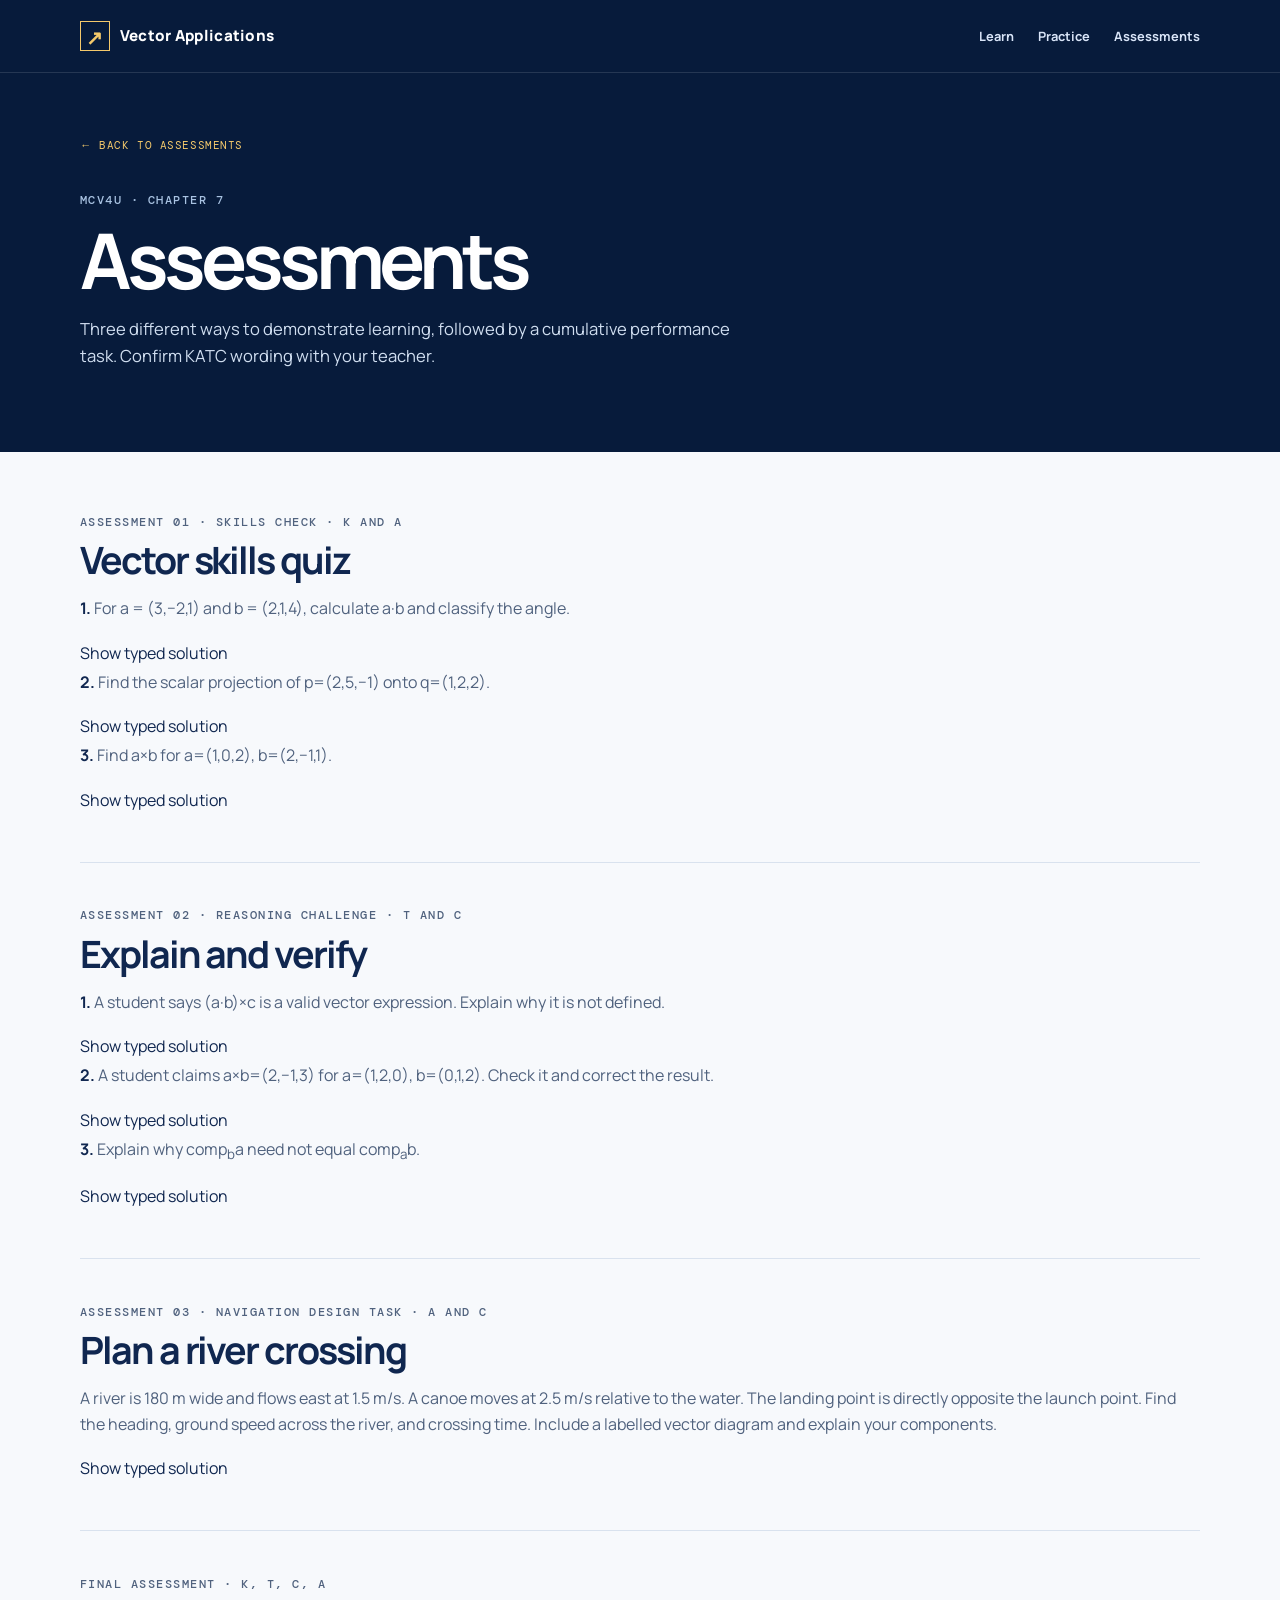
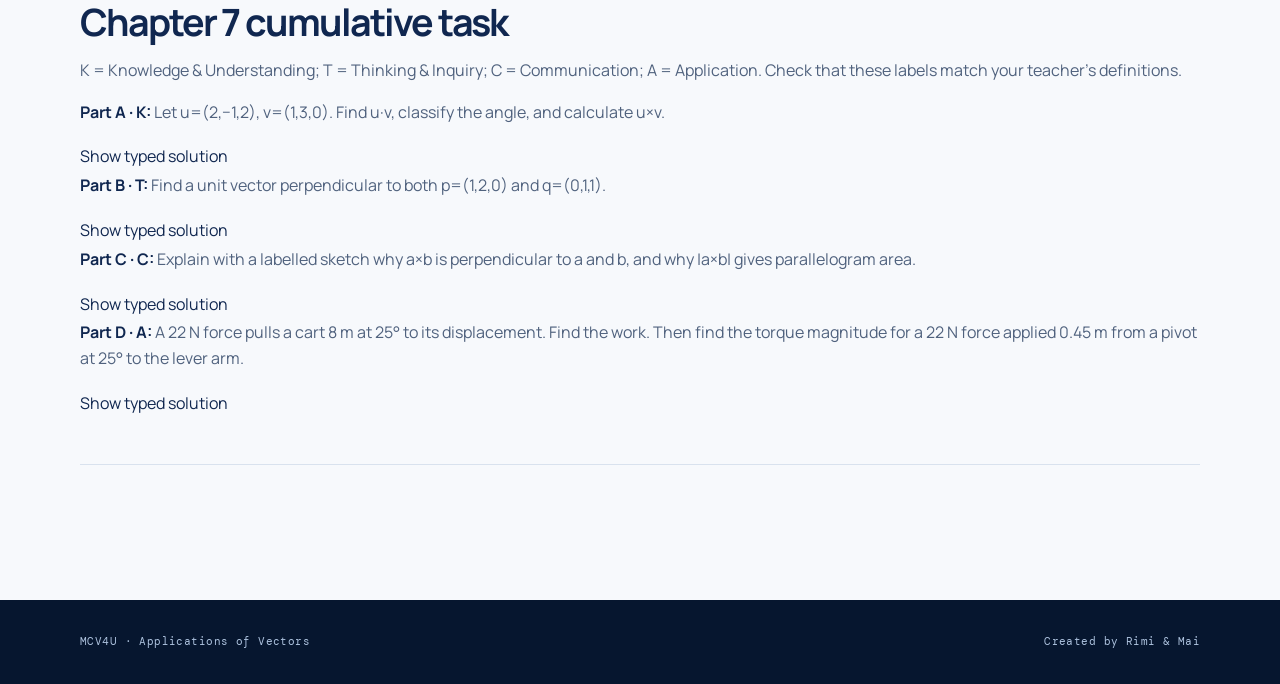
<file: assessments.html>
<!doctype html>
<html lang="en"><head><meta charset="UTF-8"><meta name="viewport" content="width=device-width,initial-scale=1"><title>Assessments | Vector Applications</title><link href="https://fonts.googleapis.com/css2?family=DM+Mono&family=Manrope:wght@400;500;600;700;800&display=swap" rel="stylesheet"><link rel="stylesheet" href="styles.css"></head>
<body class="lesson-page"><header class="site-header"><div class="container header-inner"><a class="brand" href="index.html#home"><span class="brand-mark">↗</span><span>Vector Applications</span></a><nav class="site-nav"><a href="index.html#learn">Learn</a><a href="index.html#practice">Practice</a><a href="index.html#assessments">Assessments</a></nav></div></header><main><section class="lesson-hero"><div class="container"><a class="back-link" href="index.html#assessments">← Back to Assessments</a><p class="eyebrow">MCV4U · Chapter 7</p><h1>Assessments</h1><p>Three different ways to demonstrate learning, followed by a cumulative performance task. Confirm KATC wording with your teacher.</p></div></section><section class="lesson-body"><div class="container lesson-article">
<section id="a1"><p class="eyebrow">Assessment 01 · Skills check · K and A</p><h2>Vector skills quiz</h2><p><strong>1.</strong> For a = (3,−2,1) and b = (2,1,4), calculate a·b and classify the angle.</p><details><summary>Show typed solution</summary><p>a·b = 3(2)+(−2)(1)+1(4)=8. Since positive, the angle is acute.</p></details><p><strong>2.</strong> Find the scalar projection of p=(2,5,−1) onto q=(1,2,2).</p><details><summary>Show typed solution</summary><p>p·q=2+10−2=10 and |q|=3. Scalar projection = (p·q)/|q| = 10/3.</p></details><p><strong>3.</strong> Find a×b for a=(1,0,2), b=(2,−1,1).</p><details><summary>Show typed solution</summary><p>a×b=(0·1−2(−1), 2·2−1·1, 1(−1)−0·2)=(2,3,−1).</p></details></section>
<section id="a2"><p class="eyebrow">Assessment 02 · Reasoning challenge · T and C</p><h2>Explain and verify</h2><p><strong>1.</strong> A student says (a·b)×c is a valid vector expression. Explain why it is not defined.</p><details><summary>Show typed solution</summary><p>a·b is a scalar. The cross product is defined between two vectors, so a scalar crossed with vector c is not a defined operation.</p></details><p><strong>2.</strong> A student claims a×b=(2,−1,3) for a=(1,2,0), b=(0,1,2). Check it and correct the result.</p><details><summary>Show typed solution</summary><p>a×b=(2·2−0·1, 0·0−1·2, 1·1−2·0)=(4,−2,1). Check: (4,−2,1)·a=0 and (4,−2,1)·b=0.</p></details><p><strong>3.</strong> Explain why comp<sub>b</sub>a need not equal comp<sub>a</sub>b.</p><details><summary>Show typed solution</summary><p>comp<sub>b</sub>a=(a·b)/|b|, while comp<sub>a</sub>b=(a·b)/|a|. The denominators are generally different.</p></details></section>
<section id="a3"><p class="eyebrow">Assessment 03 · Navigation design task · A and C</p><h2>Plan a river crossing</h2><p>A river is 180 m wide and flows east at 1.5 m/s. A canoe moves at 2.5 m/s relative to the water. The landing point is directly opposite the launch point. Find the heading, ground speed across the river, and crossing time. Include a labelled vector diagram and explain your components.</p><details><summary>Show typed solution</summary><p>To land directly opposite, the canoe's westward component cancels the eastward current. Let θ be the angle upstream from straight across. 2.5sinθ=1.5, so θ=sin⁻¹(0.6)≈36.9°. The across-river component is √(2.5²−1.5²)=2.0 m/s. Time=180/2.0=90 s.</p></details></section>
<section id="final"><p class="eyebrow">Final assessment · K, T, C, A</p><h2>Chapter 7 cumulative task</h2><p>K = Knowledge &amp; Understanding; T = Thinking &amp; Inquiry; C = Communication; A = Application. Check that these labels match your teacher's definitions.</p><p><strong>Part A · K:</strong> Let u=(2,−1,2), v=(1,3,0). Find u·v, classify the angle, and calculate u×v.</p><details><summary>Show typed solution</summary><p>u·v=2−3+0=−1, so the angle is obtuse. u×v=(−6,2,7).</p></details><p><strong>Part B · T:</strong> Find a unit vector perpendicular to both p=(1,2,0) and q=(0,1,1).</p><details><summary>Show typed solution</summary><p>p×q=(2,−1,1), with magnitude √6. A unit normal is (2,−1,1)/√6; its negative is also valid.</p></details><p><strong>Part C · C:</strong> Explain with a labelled sketch why a×b is perpendicular to a and b, and why |a×b| gives parallelogram area.</p><details><summary>Show typed solution</summary><p>a×b is perpendicular to the plane containing a and b. Its magnitude is |a||b|sinθ; |b|sinθ is the perpendicular height on base |a|, so this is base times height.</p></details><p><strong>Part D · A:</strong> A 22 N force pulls a cart 8 m at 25° to its displacement. Find the work. Then find the torque magnitude for a 22 N force applied 0.45 m from a pivot at 25° to the lever arm.</p><details><summary>Show typed solution</summary><p>Work=22(8)cos25°≈159.4 J. Torque magnitude=0.45(22)sin25°≈4.18 N·m. The data determine the magnitude only. To specify the torque vector's spatial direction, a diagram showing the lever arm and force orientation is needed; then apply the right-hand rule.</p></details></section>
</div></section></main><footer><div class="container footer-inner"><span>MCV4U · Applications of Vectors</span><span>Created by Rimi &amp; Mai</span></div></footer></body></html>
</file>
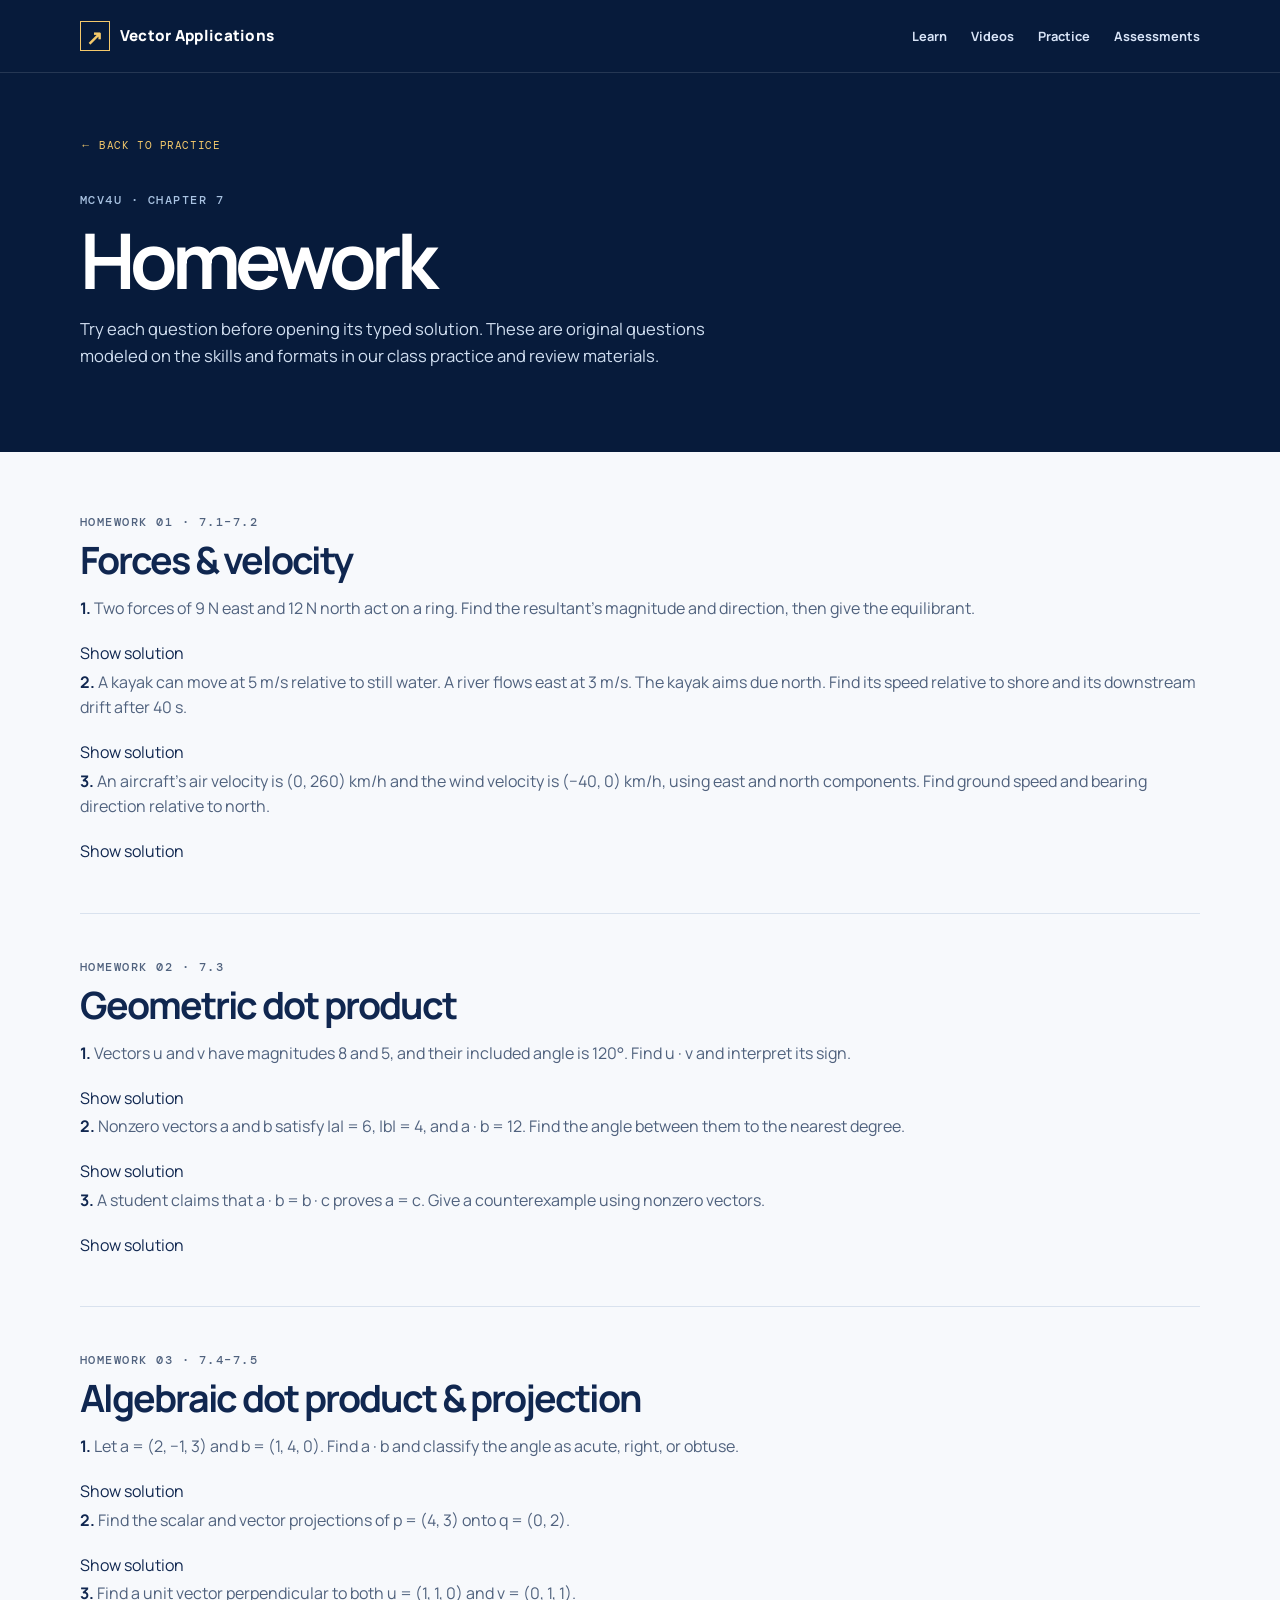
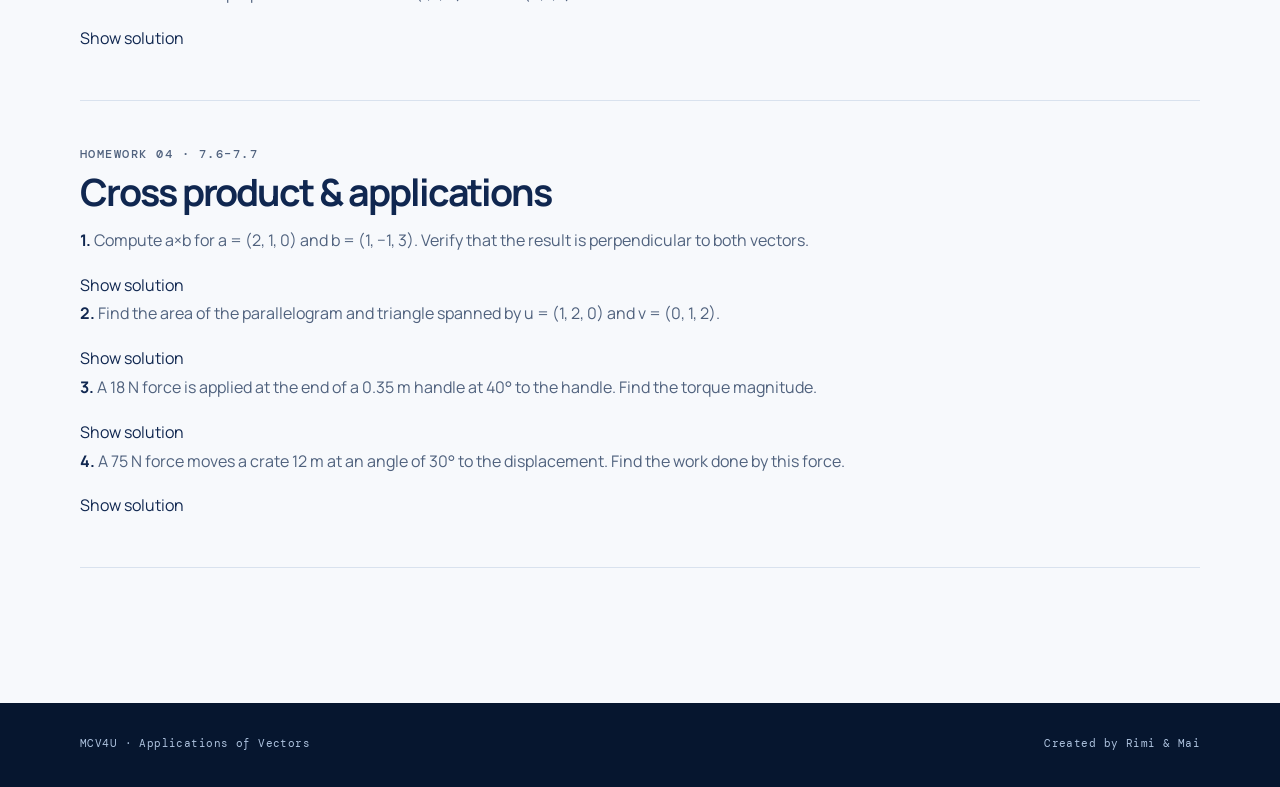
<file: homework.html>
<!doctype html><html lang="en"><head><meta charset="UTF-8"><meta name="viewport" content="width=device-width,initial-scale=1"><title>Homework | Vector Applications</title><link href="https://fonts.googleapis.com/css2?family=DM+Mono&family=Manrope:wght@400;500;600;700;800&display=swap" rel="stylesheet"><link rel="stylesheet" href="styles.css"></head><body class="lesson-page"><header class="site-header"><div class="container header-inner"><a class="brand" href="index.html#home"><span class="brand-mark">↗</span><span>Vector Applications</span></a><nav class="site-nav"><a href="index.html#learn">Learn</a><a href="index.html#videos">Videos</a><a href="index.html#practice">Practice</a><a href="index.html#assessments">Assessments</a></nav></div></header><main><section class="lesson-hero"><div class="container"><a class="back-link" href="index.html#practice">← Back to Practice</a><p class="eyebrow">MCV4U · Chapter 7</p><h1>Homework</h1><p>Try each question before opening its typed solution. These are original questions modeled on the skills and formats in our class practice and review materials.</p></div></section><section class="lesson-body"><div class="container lesson-article">
<section id="hw1"><p class="eyebrow">Homework 01 · 7.1–7.2</p><h2>Forces &amp; velocity</h2><p><strong>1.</strong> Two forces of 9 N east and 12 N north act on a ring. Find the resultant's magnitude and direction, then give the equilibrant.</p><details><summary>Show solution</summary><p>R = (9, 12) N. Its magnitude is √(9² + 12²) = 15 N. The direction is tan⁻¹(12/9) ≈ 53.1° north of east. The equilibrant is (−9, −12) N, also 15 N, directed 53.1° south of west.</p></details><p><strong>2.</strong> A kayak can move at 5 m/s relative to still water. A river flows east at 3 m/s. The kayak aims due north. Find its speed relative to shore and its downstream drift after 40 s.</p><details><summary>Show solution</summary><p>Ground velocity = (3, 5) m/s, so speed = √34 ≈ 5.83 m/s. Eastward drift in 40 s is 3(40) = 120 m.</p></details><p><strong>3.</strong> An aircraft's air velocity is (0, 260) km/h and the wind velocity is (−40, 0) km/h, using east and north components. Find ground speed and bearing direction relative to north.</p><details><summary>Show solution</summary><p>Ground velocity = (−40, 260). Speed = √(40² + 260²) ≈ 263.1 km/h. The direction is tan⁻¹(40/260) ≈ 8.7° west of north.</p></details></section>
<section id="hw2"><p class="eyebrow">Homework 02 · 7.3</p><h2>Geometric dot product</h2><p><strong>1.</strong> Vectors u and v have magnitudes 8 and 5, and their included angle is 120°. Find u · v and interpret its sign.</p><details><summary>Show solution</summary><p>u · v = |u||v|cos120° = 8(5)(−1/2) = −20. The negative value indicates an obtuse included angle.</p></details><p><strong>2.</strong> Nonzero vectors a and b satisfy |a| = 6, |b| = 4, and a · b = 12. Find the angle between them to the nearest degree.</p><details><summary>Show solution</summary><p>cos θ = (a · b)/(|a||b|) = 12/24 = 0.5, so θ = 60°.</p></details><p><strong>3.</strong> A student claims that a · b = b · c proves a = c. Give a counterexample using nonzero vectors.</p><details><summary>Show solution</summary><p>In R², let a = (1,0), b = (0,1), and c = (2,0). Then a·b = 0 and b·c = 0, but a ≠ c. Equal dot products with one vector do not determine the other vector uniquely.</p></details></section>
<section id="hw3"><p class="eyebrow">Homework 03 · 7.4–7.5</p><h2>Algebraic dot product &amp; projection</h2><p><strong>1.</strong> Let a = (2, −1, 3) and b = (1, 4, 0). Find a · b and classify the angle as acute, right, or obtuse.</p><details><summary>Show solution</summary><p>a·b = 2(1) + (−1)(4) + 3(0) = −2. Since the dot product is negative and neither vector is zero, the angle is obtuse.</p></details><p><strong>2.</strong> Find the scalar and vector projections of p = (4, 3) onto q = (0, 2).</p><details><summary>Show solution</summary><p>p·q = 6 and |q| = 2. Scalar projection = (p·q)/|q| = 3. Vector projection = ((p·q)/|q|²)q = (6/4)(0,2) = (0,3).</p></details><p><strong>3.</strong> Find a unit vector perpendicular to both u = (1, 1, 0) and v = (0, 1, 1).</p><details><summary>Show solution</summary><p>u×v = (1, −1, 1), with magnitude √3. A unit vector perpendicular to both is (1/√3)(1, −1, 1). Its negative is also valid.</p></details></section>
<section id="hw4"><p class="eyebrow">Homework 04 · 7.6–7.7</p><h2>Cross product &amp; applications</h2><p><strong>1.</strong> Compute a×b for a = (2, 1, 0) and b = (1, −1, 3). Verify that the result is perpendicular to both vectors.</p><details><summary>Show solution</summary><p>a×b = (3, −6, −3). Check: (3,−6,−3)·(2,1,0)=6−6=0; and (3,−6,−3)·(1,−1,3)=3+6−9=0.</p></details><p><strong>2.</strong> Find the area of the parallelogram and triangle spanned by u = (1, 2, 0) and v = (0, 1, 2).</p><details><summary>Show solution</summary><p>u×v = (4, −2, 1), so |u×v| = √21. The parallelogram area is √21 ≈ 4.58 square units; the triangle area is √21/2 ≈ 2.29 square units.</p></details><p><strong>3.</strong> A 18 N force is applied at the end of a 0.35 m handle at 40° to the handle. Find the torque magnitude.</p><details><summary>Show solution</summary><p>|τ| = |r||F|sinθ = 0.35(18)sin40° ≈ 4.05 N·m.</p></details><p><strong>4.</strong> A 75 N force moves a crate 12 m at an angle of 30° to the displacement. Find the work done by this force.</p><details><summary>Show solution</summary><p>W = |F||d|cosθ = 75(12)cos30° ≈ 779.4 J.</p></details></section>
</div></section></main><footer><div class="container footer-inner"><span>MCV4U · Applications of Vectors</span><span>Created by Rimi &amp; Mai</span></div></footer></body></html>
</file>
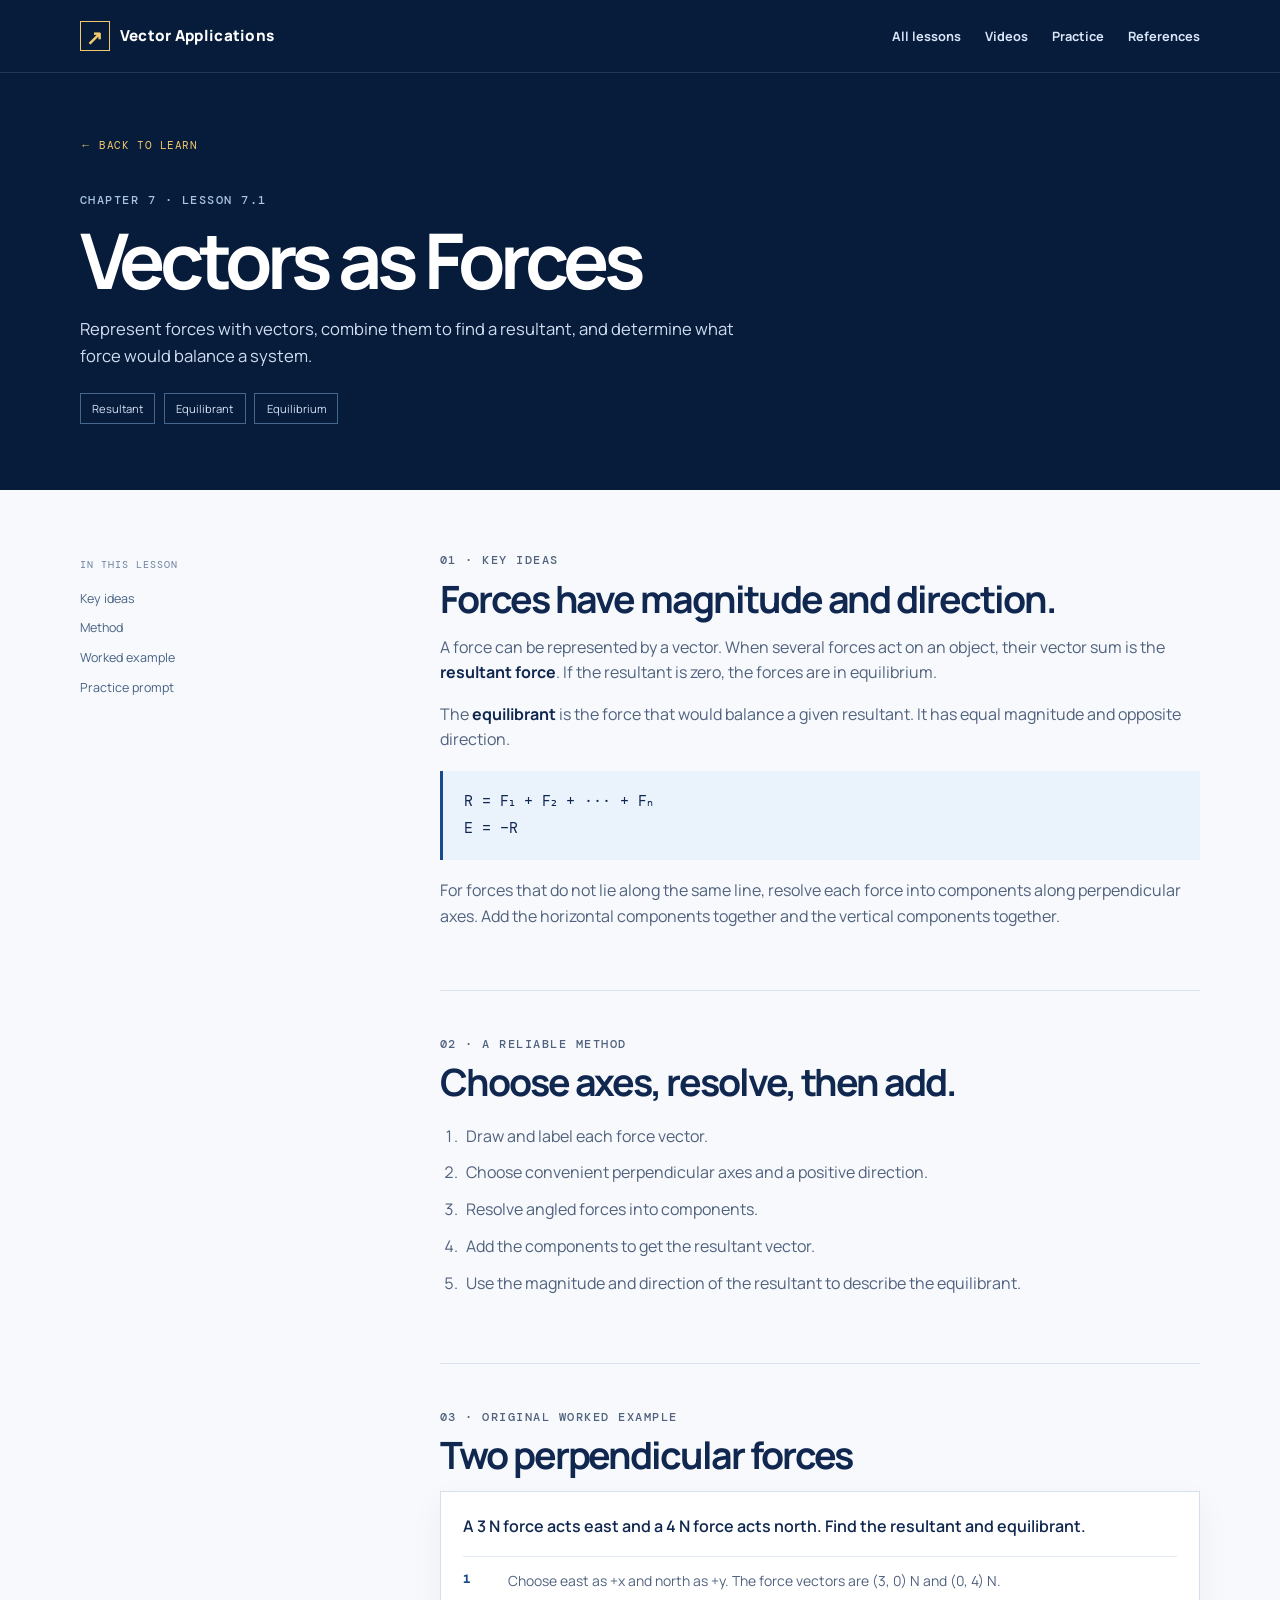
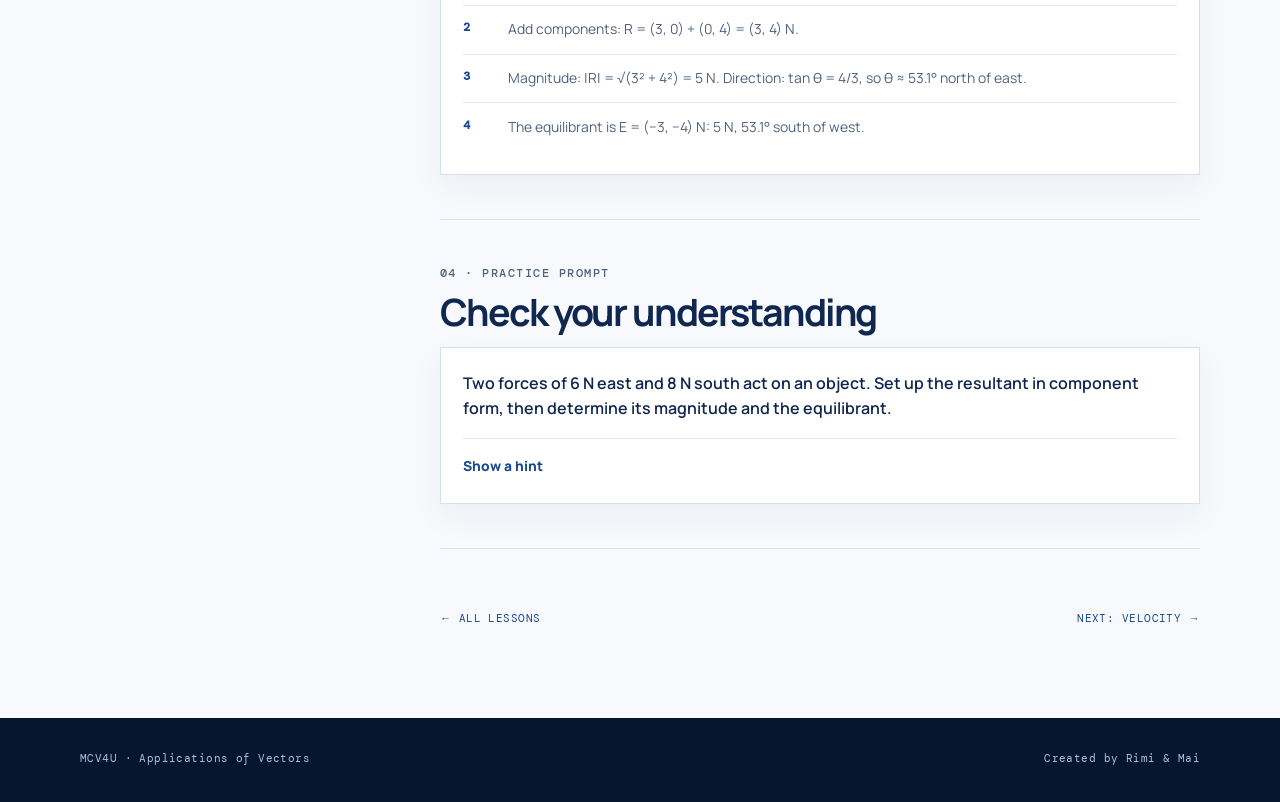
<file: lessons/lesson-7-1.html>
<!doctype html>
<html lang="en"><head><meta charset="UTF-8"/><meta name="viewport" content="width=device-width, initial-scale=1.0"/><meta name="description" content="MCV4U lesson 7.1: Vectors as Forces."/><title>7.1 Vectors as Forces | Vector Applications</title><link rel="preconnect" href="https://fonts.googleapis.com"/><link rel="preconnect" href="https://fonts.gstatic.com" crossorigin/><link href="https://fonts.googleapis.com/css2?family=DM+Mono:wght@400;500&family=Manrope:wght@400;500;600;700;800&display=swap" rel="stylesheet"/><link rel="stylesheet" href="../styles.css"/></head>
<body class="lesson-page"><header class="site-header"><div class="container header-inner"><a class="brand" href="../index.html#home"><span class="brand-mark">↗</span><span>Vector Applications</span></a><nav class="site-nav lesson-nav"><a href="../index.html#learn">All lessons</a><a href="../index.html#videos">Videos</a><a href="../index.html#practice">Practice</a><a href="../index.html#references">References</a></nav></div></header>
<main><section class="lesson-hero"><div class="container"><a class="back-link" href="../index.html#learn">← Back to Learn</a><p class="eyebrow">Chapter 7 · Lesson 7.1</p><h1>Vectors as Forces</h1><p>Represent forces with vectors, combine them to find a resultant, and determine what force would balance a system.</p><div class="lesson-chips"><span>Resultant</span><span>Equilibrant</span><span>Equilibrium</span></div></div></section>
<section class="lesson-body"><div class="container lesson-layout"><aside class="lesson-sidebar"><p>IN THIS LESSON</p><a href="#ideas">Key ideas</a><a href="#method">Method</a><a href="#example">Worked example</a><a href="#practice">Practice prompt</a></aside><div class="lesson-article"><section id="ideas"><p class="eyebrow">01 · Key ideas</p><h2>Forces have magnitude and direction.</h2><p>A force can be represented by a vector. When several forces act on an object, their vector sum is the <strong>resultant force</strong>. If the resultant is zero, the forces are in equilibrium.</p><p>The <strong>equilibrant</strong> is the force that would balance a given resultant. It has equal magnitude and opposite direction.</p><div class="formula">R = F₁ + F₂ + ··· + Fₙ<br/>E = −R</div><p>For forces that do not lie along the same line, resolve each force into components along perpendicular axes. Add the horizontal components together and the vertical components together.</p></section><section id="method"><p class="eyebrow">02 · A reliable method</p><h2>Choose axes, resolve, then add.</h2><ol class="numbered-steps"><li>Draw and label each force vector.</li><li>Choose convenient perpendicular axes and a positive direction.</li><li>Resolve angled forces into components.</li><li>Add the components to get the resultant vector.</li><li>Use the magnitude and direction of the resultant to describe the equilibrant.</li></ol></section><section id="example"><p class="eyebrow">03 · Original worked example</p><h2>Two perpendicular forces</h2><div class="example-card"><p>A 3 N force acts east and a 4 N force acts north. Find the resultant and equilibrant.</p><div class="solution-step"><b>1</b><span>Choose east as +x and north as +y. The force vectors are (3, 0) N and (0, 4) N.</span></div><div class="solution-step"><b>2</b><span>Add components: R = (3, 0) + (0, 4) = (3, 4) N.</span></div><div class="solution-step"><b>3</b><span>Magnitude: |R| = √(3² + 4²) = 5 N. Direction: tan θ = 4/3, so θ ≈ 53.1° north of east.</span></div><div class="solution-step"><b>4</b><span>The equilibrant is E = (−3, −4) N: 5 N, 53.1° south of west.</span></div></div></section><section id="practice"><p class="eyebrow">04 · Practice prompt</p><h2>Check your understanding</h2><div class="prompt-card"><p>Two forces of 6 N east and 8 N south act on an object. Set up the resultant in component form, then determine its magnitude and the equilibrant.</p><details><summary>Show a hint</summary><p>Use east as positive x and north as positive y. The southward component is negative.</p></details></div></section><div class="lesson-pagination"><a href="../index.html#learn">← All lessons</a><a href="lesson-7-2.html">Next: Velocity →</a></div></div></div></section></main><footer><div class="container footer-inner"><span>MCV4U · Applications of Vectors</span><span>Created by Rimi &amp; Mai</span></div></footer></body></html>
</file>
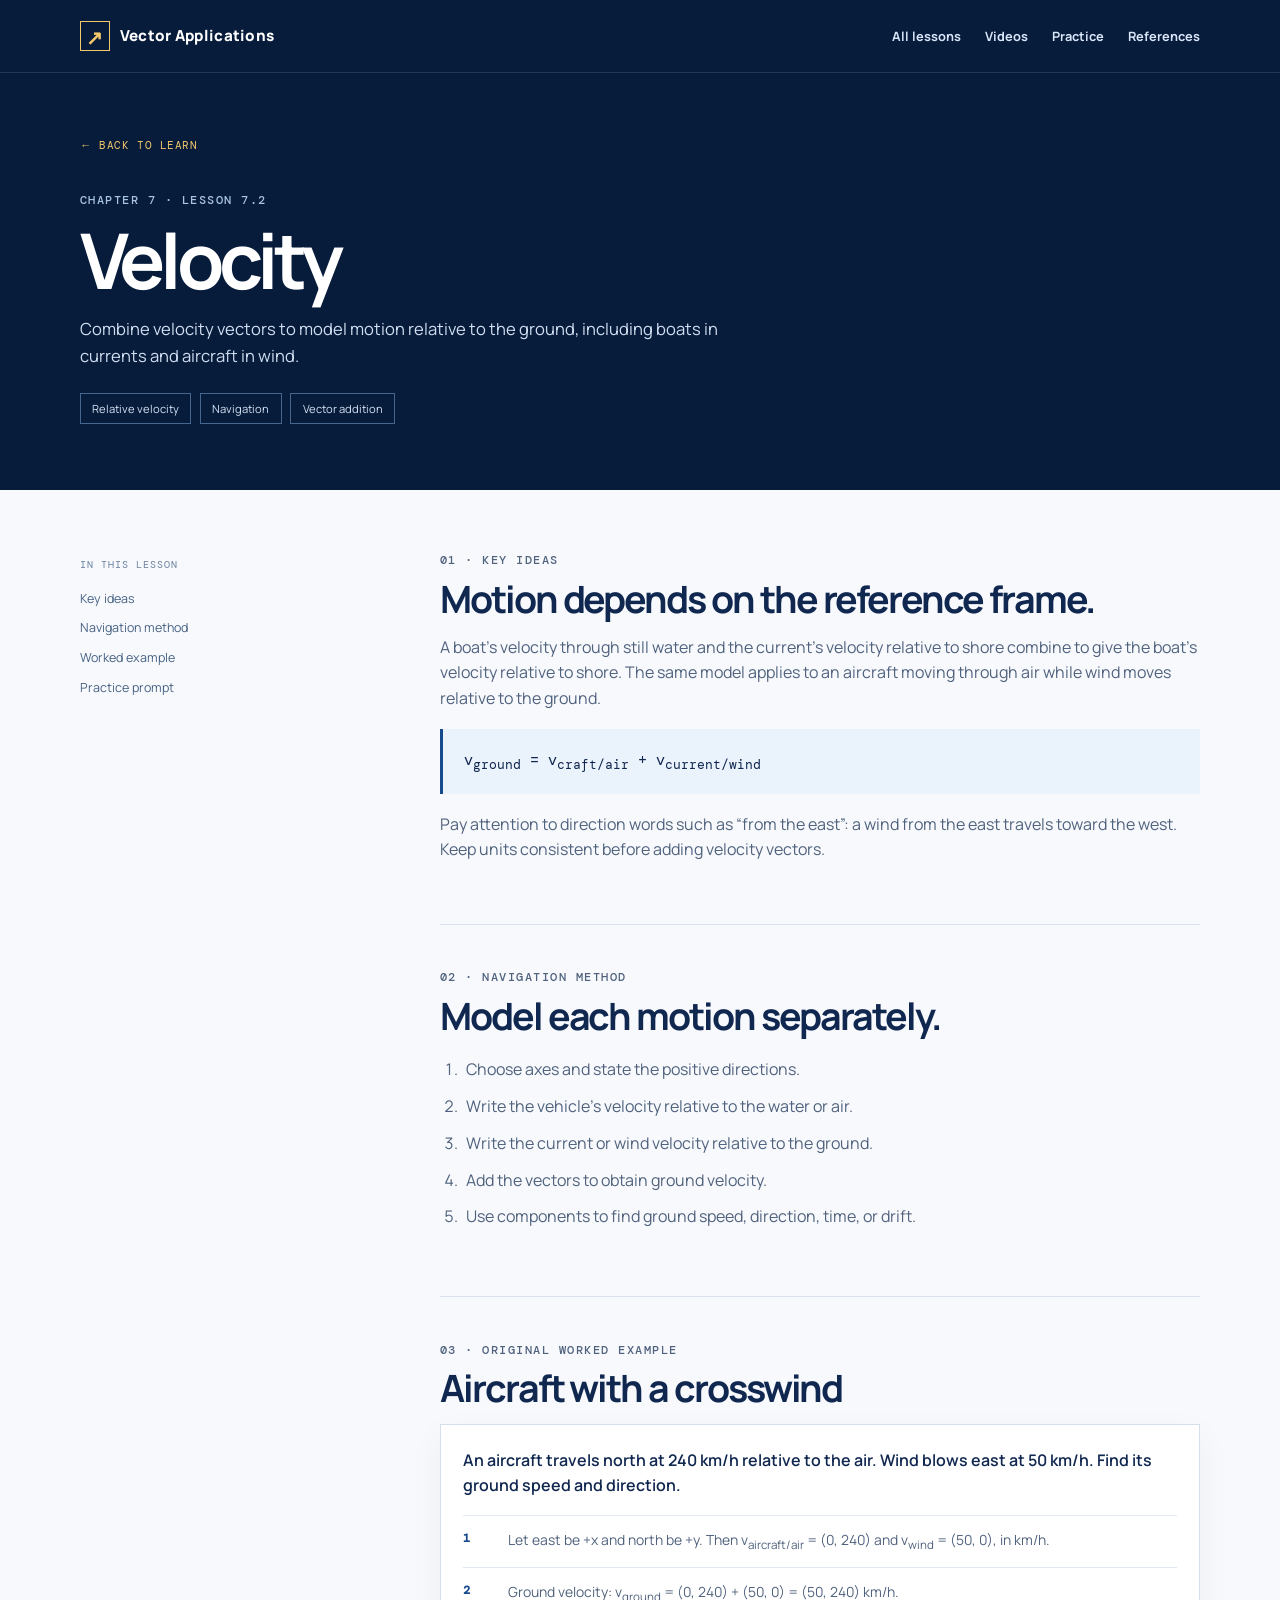
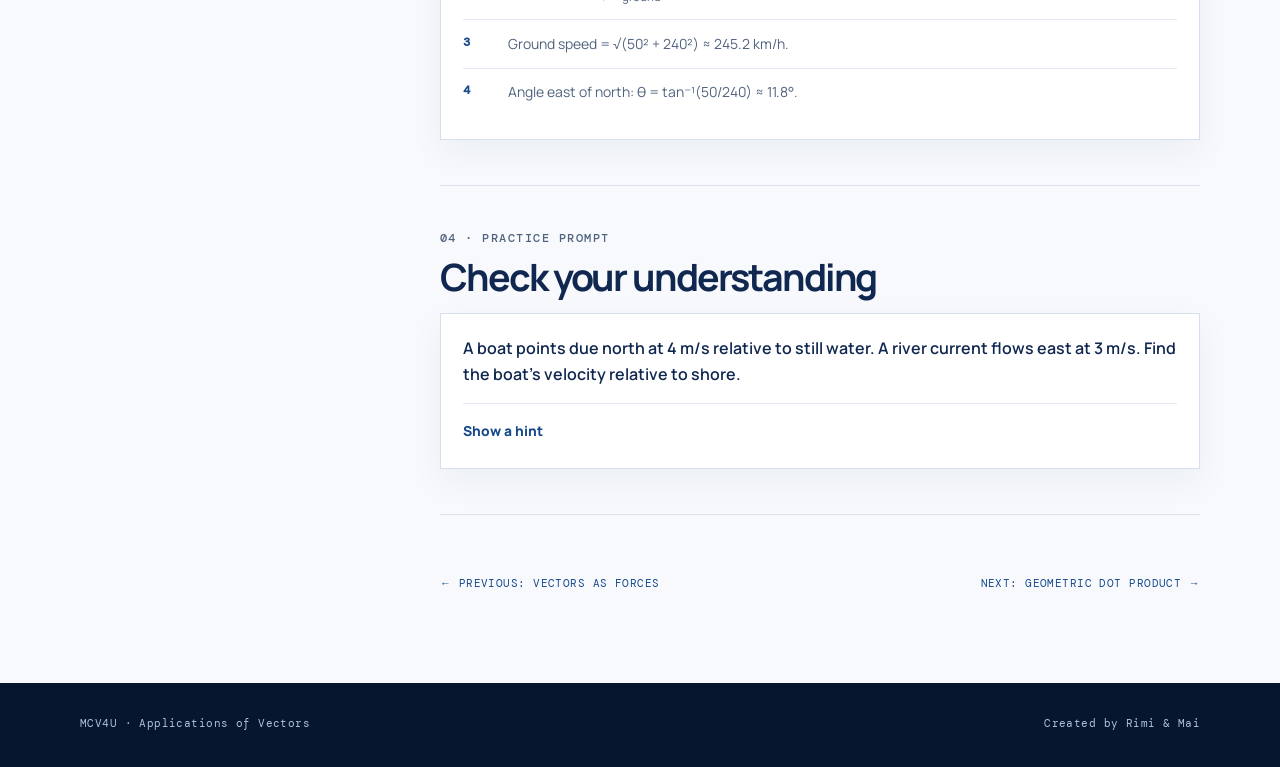
<file: lessons/lesson-7-2.html>
<!doctype html>
<html lang="en"><head><meta charset="UTF-8"/><meta name="viewport" content="width=device-width, initial-scale=1.0"/><meta name="description" content="MCV4U lesson 7.2: Velocity."/><title>7.2 Velocity | Vector Applications</title><link rel="preconnect" href="https://fonts.googleapis.com"/><link rel="preconnect" href="https://fonts.gstatic.com" crossorigin/><link href="https://fonts.googleapis.com/css2?family=DM+Mono:wght@400;500&family=Manrope:wght@400;500;600;700;800&display=swap" rel="stylesheet"/><link rel="stylesheet" href="../styles.css"/></head>
<body class="lesson-page"><header class="site-header"><div class="container header-inner"><a class="brand" href="../index.html#home"><span class="brand-mark">↗</span><span>Vector Applications</span></a><nav class="site-nav lesson-nav"><a href="../index.html#learn">All lessons</a><a href="../index.html#videos">Videos</a><a href="../index.html#practice">Practice</a><a href="../index.html#references">References</a></nav></div></header><main><section class="lesson-hero"><div class="container"><a class="back-link" href="../index.html#learn">← Back to Learn</a><p class="eyebrow">Chapter 7 · Lesson 7.2</p><h1>Velocity</h1><p>Combine velocity vectors to model motion relative to the ground, including boats in currents and aircraft in wind.</p><div class="lesson-chips"><span>Relative velocity</span><span>Navigation</span><span>Vector addition</span></div></div></section><section class="lesson-body"><div class="container lesson-layout"><aside class="lesson-sidebar"><p>IN THIS LESSON</p><a href="#ideas">Key ideas</a><a href="#method">Navigation method</a><a href="#example">Worked example</a><a href="#practice">Practice prompt</a></aside><div class="lesson-article"><section id="ideas"><p class="eyebrow">01 · Key ideas</p><h2>Motion depends on the reference frame.</h2><p>A boat's velocity through still water and the current's velocity relative to shore combine to give the boat's velocity relative to shore. The same model applies to an aircraft moving through air while wind moves relative to the ground.</p><div class="formula">v<sub>ground</sub> = v<sub>craft/air</sub> + v<sub>current/wind</sub></div><p>Pay attention to direction words such as “from the east”: a wind from the east travels toward the west. Keep units consistent before adding velocity vectors.</p></section><section id="method"><p class="eyebrow">02 · Navigation method</p><h2>Model each motion separately.</h2><ol class="numbered-steps"><li>Choose axes and state the positive directions.</li><li>Write the vehicle's velocity relative to the water or air.</li><li>Write the current or wind velocity relative to the ground.</li><li>Add the vectors to obtain ground velocity.</li><li>Use components to find ground speed, direction, time, or drift.</li></ol></section><section id="example"><p class="eyebrow">03 · Original worked example</p><h2>Aircraft with a crosswind</h2><div class="example-card"><p>An aircraft travels north at 240 km/h relative to the air. Wind blows east at 50 km/h. Find its ground speed and direction.</p><div class="solution-step"><b>1</b><span>Let east be +x and north be +y. Then v<sub>aircraft/air</sub> = (0, 240) and v<sub>wind</sub> = (50, 0), in km/h.</span></div><div class="solution-step"><b>2</b><span>Ground velocity: v<sub>ground</sub> = (0, 240) + (50, 0) = (50, 240) km/h.</span></div><div class="solution-step"><b>3</b><span>Ground speed = √(50² + 240²) ≈ 245.2 km/h.</span></div><div class="solution-step"><b>4</b><span>Angle east of north: θ = tan⁻¹(50/240) ≈ 11.8°.</span></div></div></section><section id="practice"><p class="eyebrow">04 · Practice prompt</p><h2>Check your understanding</h2><div class="prompt-card"><p>A boat points due north at 4 m/s relative to still water. A river current flows east at 3 m/s. Find the boat's velocity relative to shore.</p><details><summary>Show a hint</summary><p>Represent north as +y and east as +x. Add the two perpendicular component vectors.</p></details></div></section><div class="lesson-pagination"><a href="lesson-7-1.html">← Previous: Vectors as Forces</a><a href="lesson-7-3.html">Next: Geometric Dot Product →</a></div></div></div></section></main><footer><div class="container footer-inner"><span>MCV4U · Applications of Vectors</span><span>Created by Rimi &amp; Mai</span></div></footer></body></html>
</file>
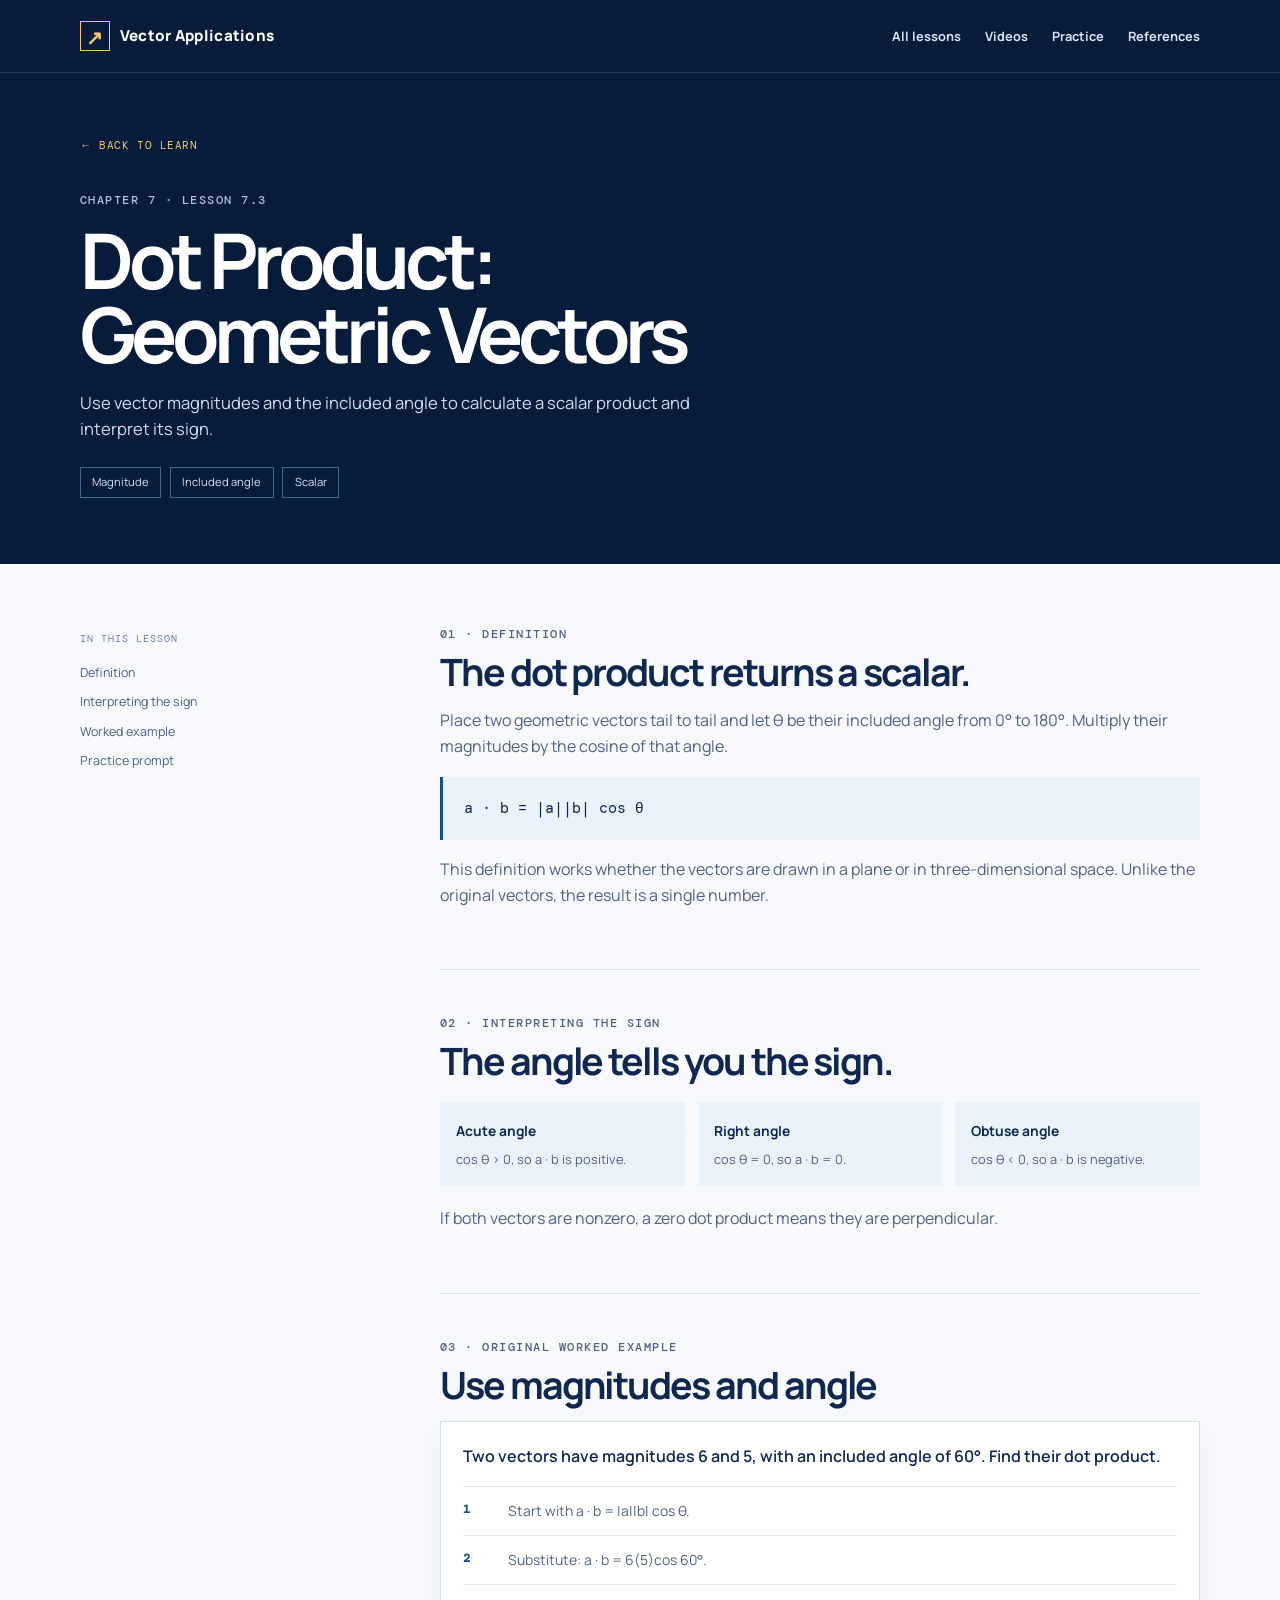
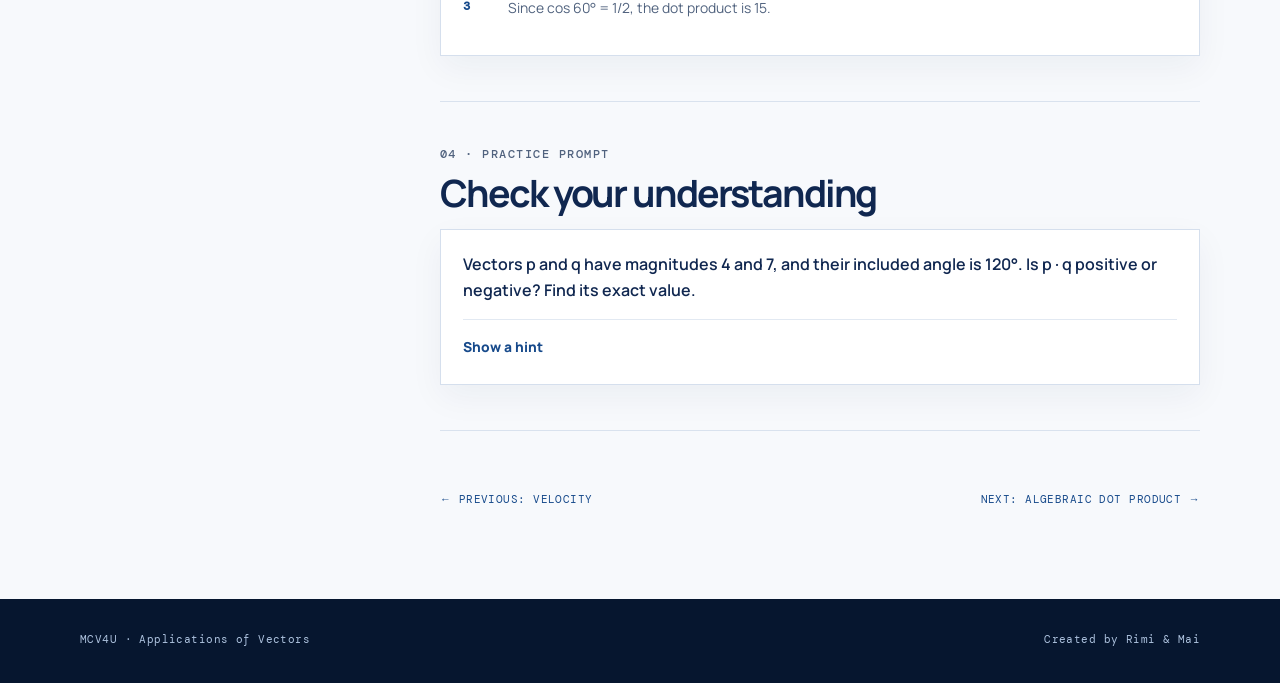
<file: lessons/lesson-7-3.html>
<!doctype html>
<html lang="en"><head><meta charset="UTF-8"/><meta name="viewport" content="width=device-width, initial-scale=1.0"/><meta name="description" content="MCV4U lesson 7.3: The geometric dot product."/><title>7.3 Geometric Dot Product | Vector Applications</title><link rel="preconnect" href="https://fonts.googleapis.com"/><link rel="preconnect" href="https://fonts.gstatic.com" crossorigin/><link href="https://fonts.googleapis.com/css2?family=DM+Mono:wght@400;500&family=Manrope:wght@400;500;600;700;800&display=swap" rel="stylesheet"/><link rel="stylesheet" href="../styles.css"/></head>
<body class="lesson-page"><header class="site-header"><div class="container header-inner"><a class="brand" href="../index.html#home"><span class="brand-mark">↗</span><span>Vector Applications</span></a><nav class="site-nav lesson-nav"><a href="../index.html#learn">All lessons</a><a href="../index.html#videos">Videos</a><a href="../index.html#practice">Practice</a><a href="../index.html#references">References</a></nav></div></header><main><section class="lesson-hero"><div class="container"><a class="back-link" href="../index.html#learn">← Back to Learn</a><p class="eyebrow">Chapter 7 · Lesson 7.3</p><h1>Dot Product:<br/>Geometric Vectors</h1><p>Use vector magnitudes and the included angle to calculate a scalar product and interpret its sign.</p><div class="lesson-chips"><span>Magnitude</span><span>Included angle</span><span>Scalar</span></div></div></section><section class="lesson-body"><div class="container lesson-layout"><aside class="lesson-sidebar"><p>IN THIS LESSON</p><a href="#ideas">Definition</a><a href="#sign">Interpreting the sign</a><a href="#example">Worked example</a><a href="#practice">Practice prompt</a></aside><div class="lesson-article"><section id="ideas"><p class="eyebrow">01 · Definition</p><h2>The dot product returns a scalar.</h2><p>Place two geometric vectors tail to tail and let θ be their included angle from 0° to 180°. Multiply their magnitudes by the cosine of that angle.</p><div class="formula">a · b = |a||b| cos θ</div><p>This definition works whether the vectors are drawn in a plane or in three-dimensional space. Unlike the original vectors, the result is a single number.</p></section><section id="sign"><p class="eyebrow">02 · Interpreting the sign</p><h2>The angle tells you the sign.</h2><div class="concept-grid"><div><strong>Acute angle</strong><p>cos θ &gt; 0, so a · b is positive.</p></div><div><strong>Right angle</strong><p>cos θ = 0, so a · b = 0.</p></div><div><strong>Obtuse angle</strong><p>cos θ &lt; 0, so a · b is negative.</p></div></div><p>If both vectors are nonzero, a zero dot product means they are perpendicular.</p></section><section id="example"><p class="eyebrow">03 · Original worked example</p><h2>Use magnitudes and angle</h2><div class="example-card"><p>Two vectors have magnitudes 6 and 5, with an included angle of 60°. Find their dot product.</p><div class="solution-step"><b>1</b><span>Start with a · b = |a||b| cos θ.</span></div><div class="solution-step"><b>2</b><span>Substitute: a · b = 6(5)cos 60°.</span></div><div class="solution-step"><b>3</b><span>Since cos 60° = 1/2, the dot product is 15.</span></div></div></section><section id="practice"><p class="eyebrow">04 · Practice prompt</p><h2>Check your understanding</h2><div class="prompt-card"><p>Vectors p and q have magnitudes 4 and 7, and their included angle is 120°. Is p · q positive or negative? Find its exact value.</p><details><summary>Show a hint</summary><p>Use cos 120° = −1/2. An obtuse angle produces a negative dot product.</p></details></div></section><div class="lesson-pagination"><a href="lesson-7-2.html">← Previous: Velocity</a><a href="lesson-7-4.html">Next: Algebraic Dot Product →</a></div></div></div></section></main><footer><div class="container footer-inner"><span>MCV4U · Applications of Vectors</span><span>Created by Rimi &amp; Mai</span></div></footer></body></html>
</file>
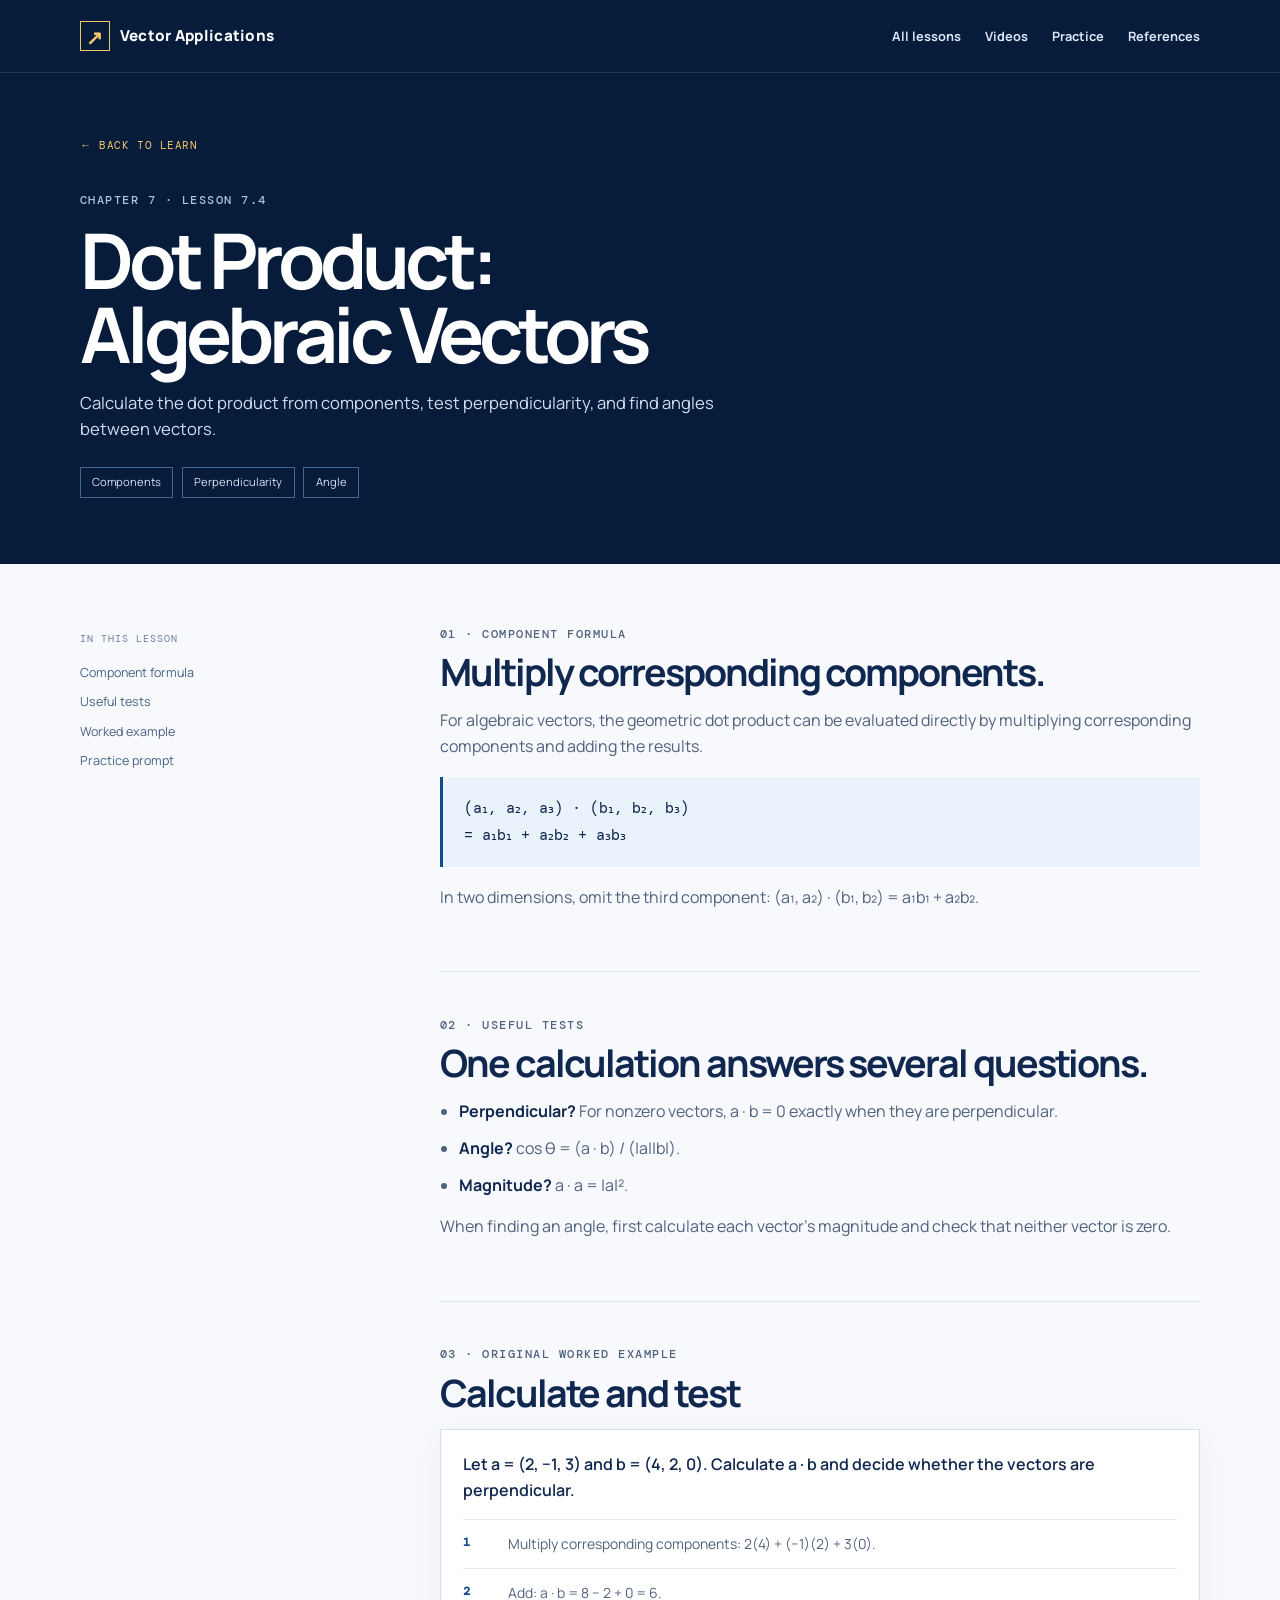
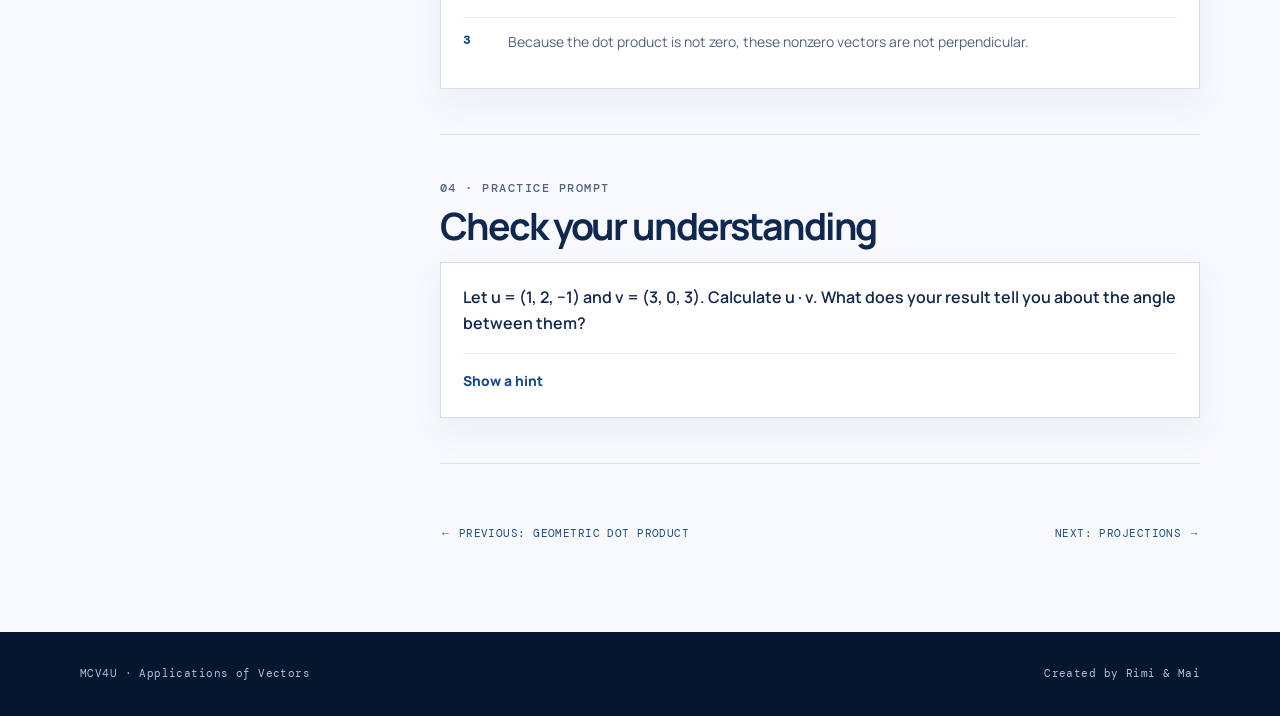
<file: lessons/lesson-7-4.html>
<!doctype html>
<html lang="en"><head><meta charset="UTF-8"/><meta name="viewport" content="width=device-width, initial-scale=1.0"/><meta name="description" content="MCV4U lesson 7.4: The algebraic dot product."/><title>7.4 Algebraic Dot Product | Vector Applications</title><link rel="preconnect" href="https://fonts.googleapis.com"/><link rel="preconnect" href="https://fonts.gstatic.com" crossorigin/><link href="https://fonts.googleapis.com/css2?family=DM+Mono:wght@400;500&family=Manrope:wght@400;500;600;700;800&display=swap" rel="stylesheet"/><link rel="stylesheet" href="../styles.css"/></head>
<body class="lesson-page"><header class="site-header"><div class="container header-inner"><a class="brand" href="../index.html#home"><span class="brand-mark">↗</span><span>Vector Applications</span></a><nav class="site-nav lesson-nav"><a href="../index.html#learn">All lessons</a><a href="../index.html#videos">Videos</a><a href="../index.html#practice">Practice</a><a href="../index.html#references">References</a></nav></div></header><main><section class="lesson-hero"><div class="container"><a class="back-link" href="../index.html#learn">← Back to Learn</a><p class="eyebrow">Chapter 7 · Lesson 7.4</p><h1>Dot Product:<br/>Algebraic Vectors</h1><p>Calculate the dot product from components, test perpendicularity, and find angles between vectors.</p><div class="lesson-chips"><span>Components</span><span>Perpendicularity</span><span>Angle</span></div></div></section><section class="lesson-body"><div class="container lesson-layout"><aside class="lesson-sidebar"><p>IN THIS LESSON</p><a href="#formula">Component formula</a><a href="#uses">Useful tests</a><a href="#example">Worked example</a><a href="#practice">Practice prompt</a></aside><div class="lesson-article"><section id="formula"><p class="eyebrow">01 · Component formula</p><h2>Multiply corresponding components.</h2><p>For algebraic vectors, the geometric dot product can be evaluated directly by multiplying corresponding components and adding the results.</p><div class="formula">(a₁, a₂, a₃) · (b₁, b₂, b₃)<br/>= a₁b₁ + a₂b₂ + a₃b₃</div><p>In two dimensions, omit the third component: (a₁, a₂) · (b₁, b₂) = a₁b₁ + a₂b₂.</p></section><section id="uses"><p class="eyebrow">02 · Useful tests</p><h2>One calculation answers several questions.</h2><ul class="check-list"><li><strong>Perpendicular?</strong> For nonzero vectors, a · b = 0 exactly when they are perpendicular.</li><li><strong>Angle?</strong> cos θ = (a · b) / (|a||b|).</li><li><strong>Magnitude?</strong> a · a = |a|².</li></ul><p>When finding an angle, first calculate each vector's magnitude and check that neither vector is zero.</p></section><section id="example"><p class="eyebrow">03 · Original worked example</p><h2>Calculate and test</h2><div class="example-card"><p>Let a = (2, −1, 3) and b = (4, 2, 0). Calculate a · b and decide whether the vectors are perpendicular.</p><div class="solution-step"><b>1</b><span>Multiply corresponding components: 2(4) + (−1)(2) + 3(0).</span></div><div class="solution-step"><b>2</b><span>Add: a · b = 8 − 2 + 0 = 6.</span></div><div class="solution-step"><b>3</b><span>Because the dot product is not zero, these nonzero vectors are not perpendicular.</span></div></div></section><section id="practice"><p class="eyebrow">04 · Practice prompt</p><h2>Check your understanding</h2><div class="prompt-card"><p>Let u = (1, 2, −1) and v = (3, 0, 3). Calculate u · v. What does your result tell you about the angle between them?</p><details><summary>Show a hint</summary><p>Multiply the x, y, and z components in matching positions and add.</p></details></div></section><div class="lesson-pagination"><a href="lesson-7-3.html">← Previous: Geometric Dot Product</a><a href="lesson-7-5.html">Next: Projections →</a></div></div></div></section></main><footer><div class="container footer-inner"><span>MCV4U · Applications of Vectors</span><span>Created by Rimi &amp; Mai</span></div></footer></body></html>
</file>
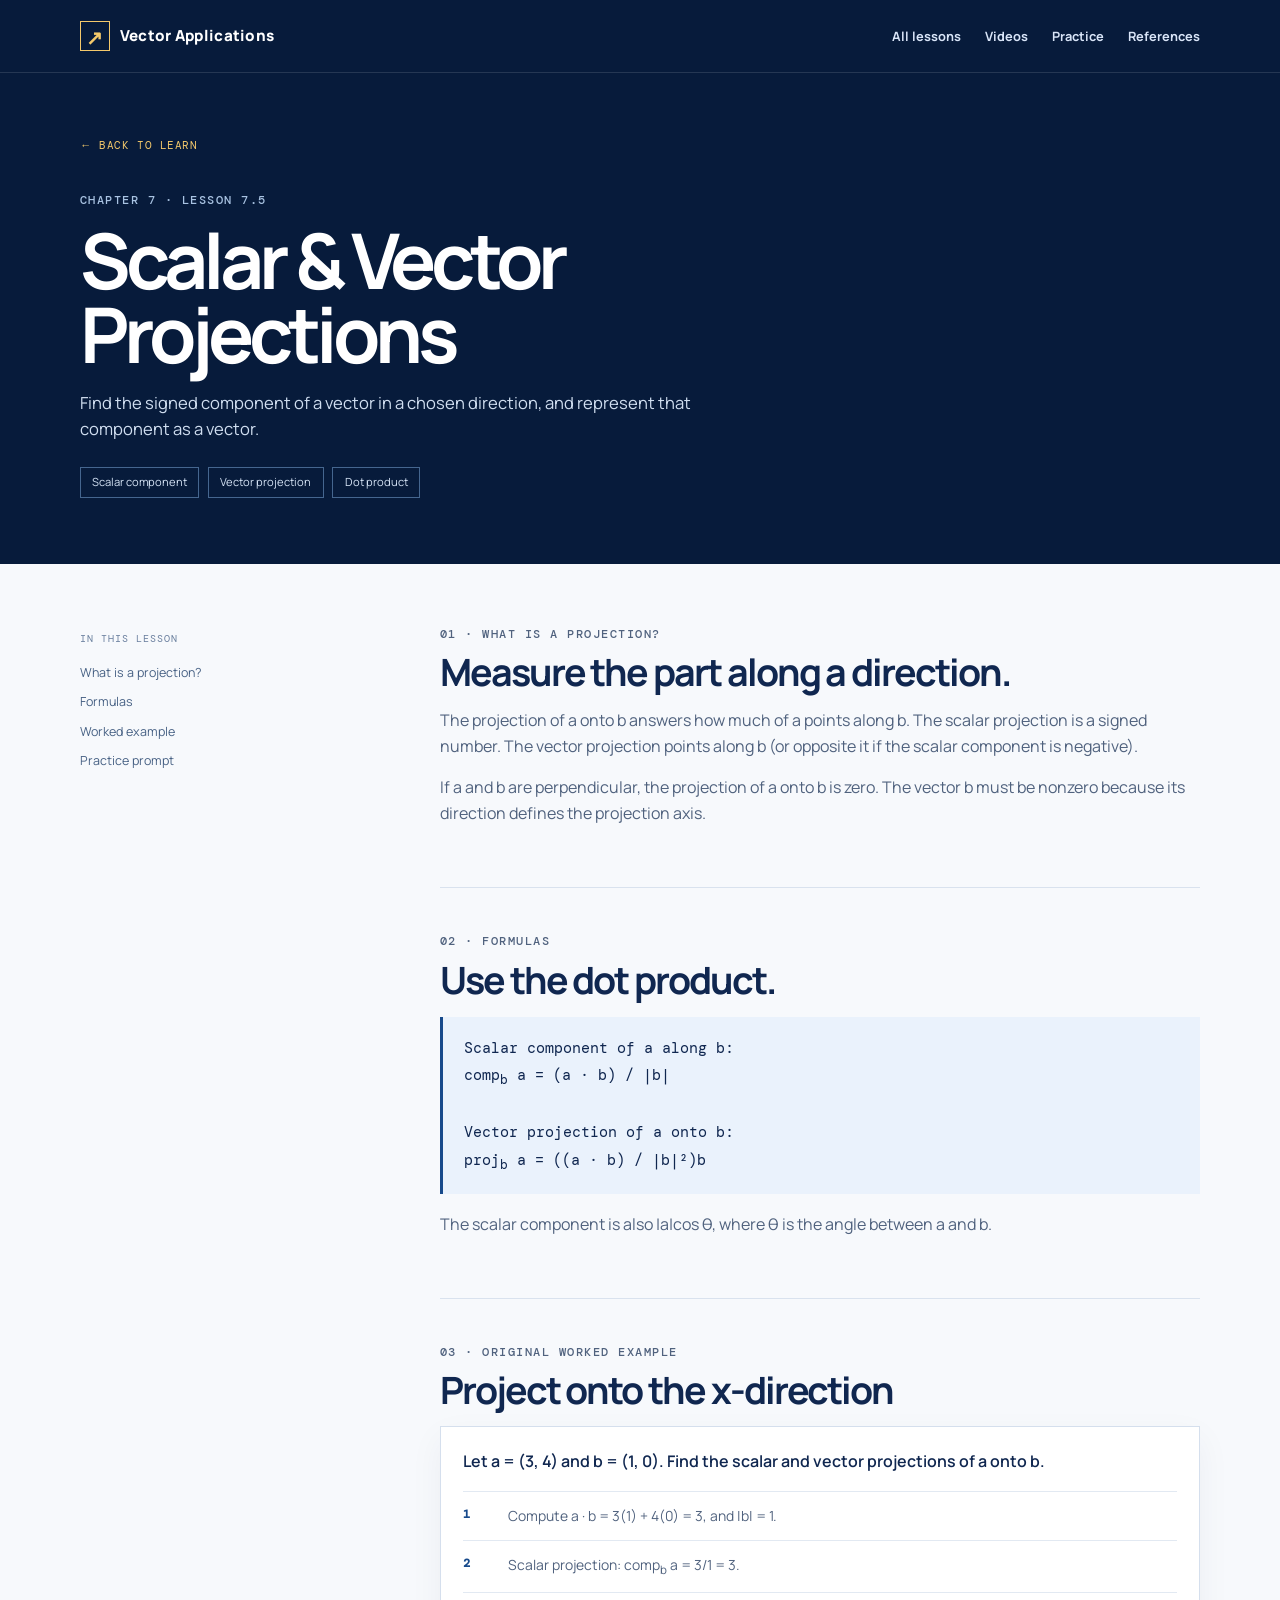
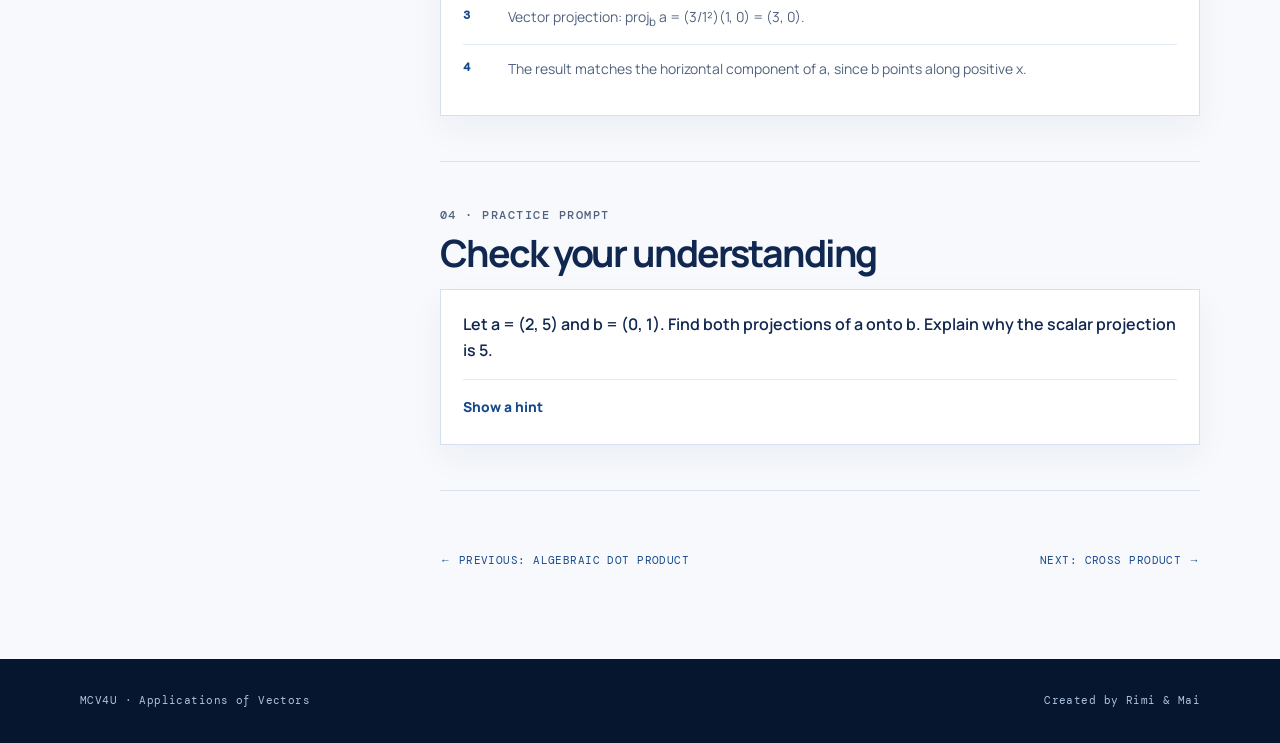
<file: lessons/lesson-7-5.html>
<!doctype html>
<html lang="en"><head><meta charset="UTF-8"/><meta name="viewport" content="width=device-width, initial-scale=1.0"/><meta name="description" content="MCV4U lesson 7.5: Scalar and vector projections."/><title>7.5 Projections | Vector Applications</title><link rel="preconnect" href="https://fonts.googleapis.com"/><link rel="preconnect" href="https://fonts.gstatic.com" crossorigin/><link href="https://fonts.googleapis.com/css2?family=DM+Mono:wght@400;500&family=Manrope:wght@400;500;600;700;800&display=swap" rel="stylesheet"/><link rel="stylesheet" href="../styles.css"/></head>
<body class="lesson-page"><header class="site-header"><div class="container header-inner"><a class="brand" href="../index.html#home"><span class="brand-mark">↗</span><span>Vector Applications</span></a><nav class="site-nav lesson-nav"><a href="../index.html#learn">All lessons</a><a href="../index.html#videos">Videos</a><a href="../index.html#practice">Practice</a><a href="../index.html#references">References</a></nav></div></header><main><section class="lesson-hero"><div class="container"><a class="back-link" href="../index.html#learn">← Back to Learn</a><p class="eyebrow">Chapter 7 · Lesson 7.5</p><h1>Scalar &amp; Vector<br/>Projections</h1><p>Find the signed component of a vector in a chosen direction, and represent that component as a vector.</p><div class="lesson-chips"><span>Scalar component</span><span>Vector projection</span><span>Dot product</span></div></div></section><section class="lesson-body"><div class="container lesson-layout"><aside class="lesson-sidebar"><p>IN THIS LESSON</p><a href="#ideas">What is a projection?</a><a href="#formulas">Formulas</a><a href="#example">Worked example</a><a href="#practice">Practice prompt</a></aside><div class="lesson-article"><section id="ideas"><p class="eyebrow">01 · What is a projection?</p><h2>Measure the part along a direction.</h2><p>The projection of a onto b answers how much of a points along b. The scalar projection is a signed number. The vector projection points along b (or opposite it if the scalar component is negative).</p><p>If a and b are perpendicular, the projection of a onto b is zero. The vector b must be nonzero because its direction defines the projection axis.</p></section><section id="formulas"><p class="eyebrow">02 · Formulas</p><h2>Use the dot product.</h2><div class="formula">Scalar component of a along b:<br/>comp<sub>b</sub> a = (a · b) / |b|<br/><br/>Vector projection of a onto b:<br/>proj<sub>b</sub> a = ((a · b) / |b|²)b</div><p>The scalar component is also |a|cos θ, where θ is the angle between a and b.</p></section><section id="example"><p class="eyebrow">03 · Original worked example</p><h2>Project onto the x-direction</h2><div class="example-card"><p>Let a = (3, 4) and b = (1, 0). Find the scalar and vector projections of a onto b.</p><div class="solution-step"><b>1</b><span>Compute a · b = 3(1) + 4(0) = 3, and |b| = 1.</span></div><div class="solution-step"><b>2</b><span>Scalar projection: comp<sub>b</sub> a = 3/1 = 3.</span></div><div class="solution-step"><b>3</b><span>Vector projection: proj<sub>b</sub> a = (3/1²)(1, 0) = (3, 0).</span></div><div class="solution-step"><b>4</b><span>The result matches the horizontal component of a, since b points along positive x.</span></div></div></section><section id="practice"><p class="eyebrow">04 · Practice prompt</p><h2>Check your understanding</h2><div class="prompt-card"><p>Let a = (2, 5) and b = (0, 1). Find both projections of a onto b. Explain why the scalar projection is 5.</p><details><summary>Show a hint</summary><p>Here b is a unit vector in the positive y-direction.</p></details></div></section><div class="lesson-pagination"><a href="lesson-7-4.html">← Previous: Algebraic Dot Product</a><a href="lesson-7-6.html">Next: Cross Product →</a></div></div></div></section></main><footer><div class="container footer-inner"><span>MCV4U · Applications of Vectors</span><span>Created by Rimi &amp; Mai</span></div></footer></body></html>
</file>
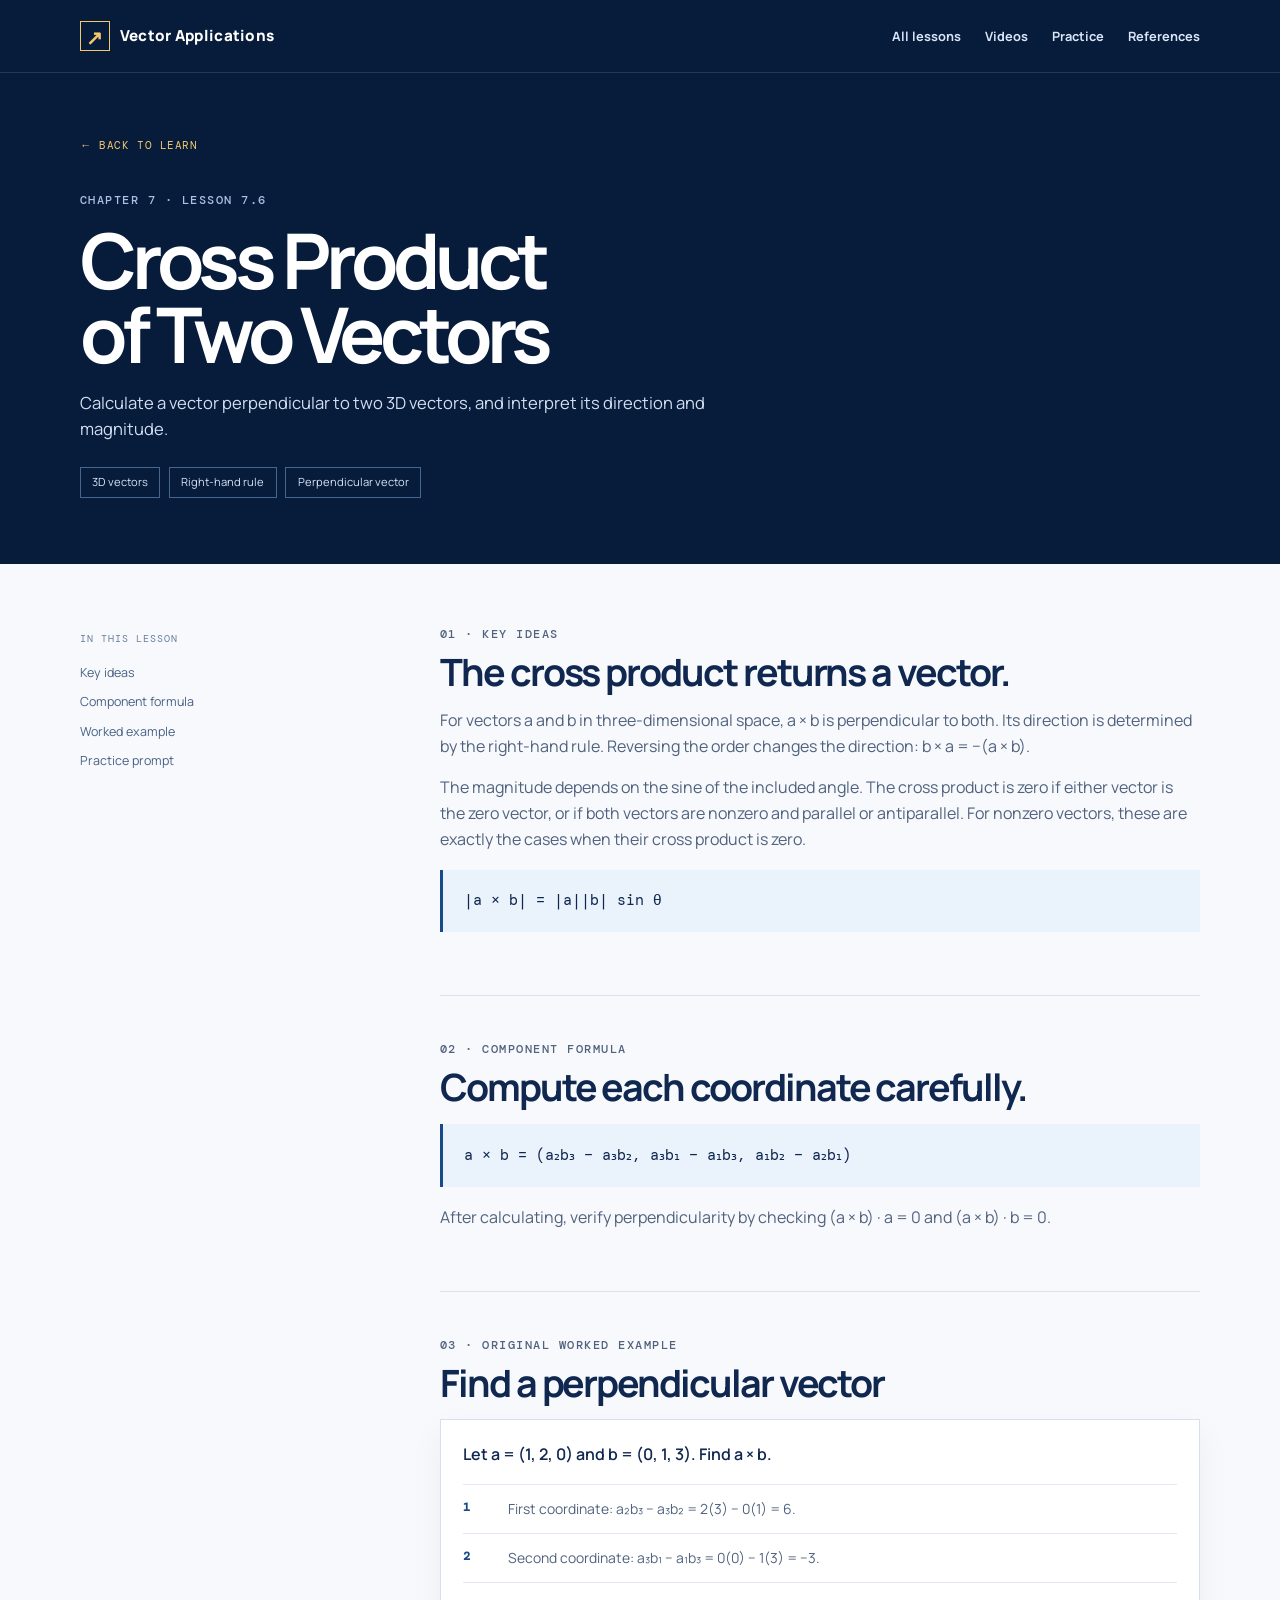
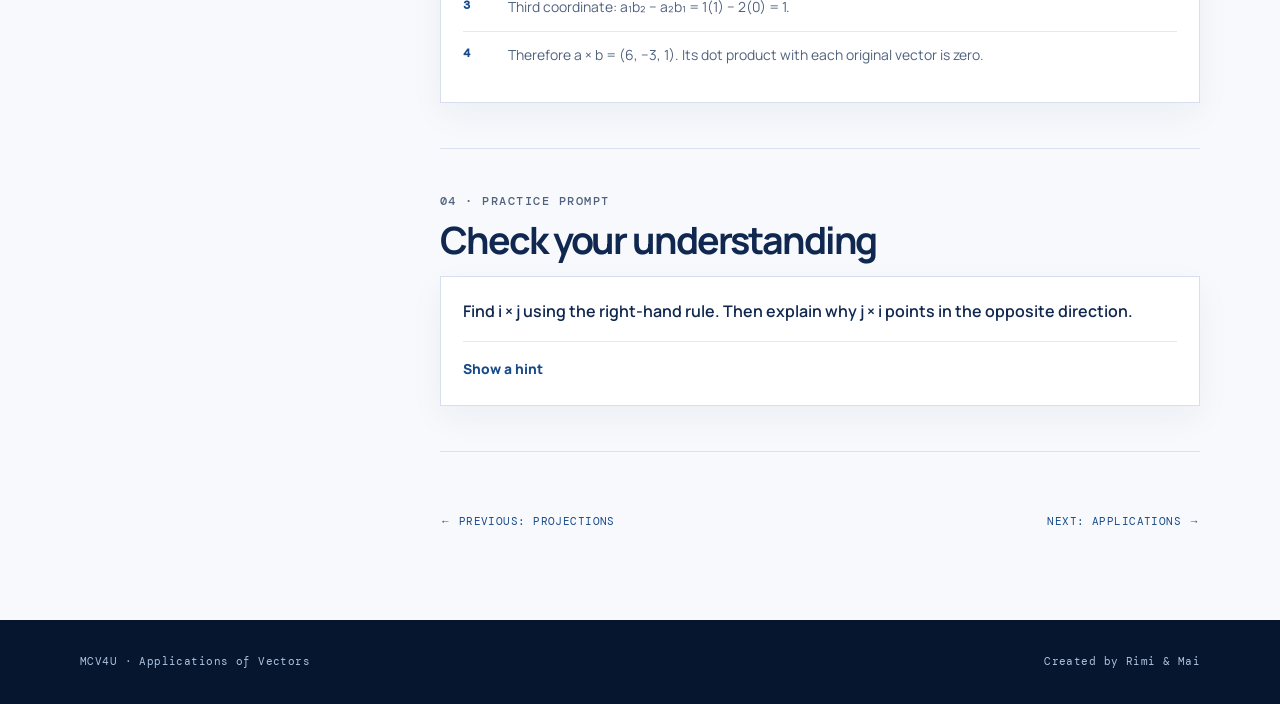
<file: lessons/lesson-7-6.html>
<!doctype html>
<html lang="en">
<head><meta charset="UTF-8"><meta name="viewport" content="width=device-width,initial-scale=1"><meta name="description" content="MCV4U lesson 7.6: The cross product."><title>7.6 Cross Product | Vector Applications</title><link href="https://fonts.googleapis.com/css2?family=DM+Mono&family=Manrope:wght@400;500;600;700;800&display=swap" rel="stylesheet"><link rel="stylesheet" href="../styles.css"></head>
<body class="lesson-page"><header class="site-header"><div class="container header-inner"><a class="brand" href="../index.html#home"><span class="brand-mark">↗</span><span>Vector Applications</span></a><nav class="site-nav lesson-nav"><a href="../index.html#learn">All lessons</a><a href="../index.html#videos">Videos</a><a href="../index.html#practice">Practice</a><a href="../index.html#references">References</a></nav></div></header>
<main><section class="lesson-hero"><div class="container"><a class="back-link" href="../index.html#learn">← Back to Learn</a><p class="eyebrow">Chapter 7 · Lesson 7.6</p><h1>Cross Product<br>of Two Vectors</h1><p>Calculate a vector perpendicular to two 3D vectors, and interpret its direction and magnitude.</p><div class="lesson-chips"><span>3D vectors</span><span>Right-hand rule</span><span>Perpendicular vector</span></div></div></section>
<section class="lesson-body"><div class="container lesson-layout"><aside class="lesson-sidebar"><p>IN THIS LESSON</p><a href="#ideas">Key ideas</a><a href="#components">Component formula</a><a href="#example">Worked example</a><a href="#practice">Practice prompt</a></aside><div class="lesson-article">
<section id="ideas"><p class="eyebrow">01 · Key ideas</p><h2>The cross product returns a vector.</h2><p>For vectors a and b in three-dimensional space, a × b is perpendicular to both. Its direction is determined by the right-hand rule. Reversing the order changes the direction: b × a = −(a × b).</p><p>The magnitude depends on the sine of the included angle. The cross product is zero if either vector is the zero vector, or if both vectors are nonzero and parallel or antiparallel. For nonzero vectors, these are exactly the cases when their cross product is zero.</p><div class="formula">|a × b| = |a||b| sin θ</div></section>
<section id="components"><p class="eyebrow">02 · Component formula</p><h2>Compute each coordinate carefully.</h2><div class="formula">a × b = (a₂b₃ − a₃b₂, a₃b₁ − a₁b₃, a₁b₂ − a₂b₁)</div><p>After calculating, verify perpendicularity by checking (a × b) · a = 0 and (a × b) · b = 0.</p></section>
<section id="example"><p class="eyebrow">03 · Original worked example</p><h2>Find a perpendicular vector</h2><div class="example-card"><p>Let a = (1, 2, 0) and b = (0, 1, 3). Find a × b.</p><div class="solution-step"><b>1</b><span>First coordinate: a₂b₃ − a₃b₂ = 2(3) − 0(1) = 6.</span></div><div class="solution-step"><b>2</b><span>Second coordinate: a₃b₁ − a₁b₃ = 0(0) − 1(3) = −3.</span></div><div class="solution-step"><b>3</b><span>Third coordinate: a₁b₂ − a₂b₁ = 1(1) − 2(0) = 1.</span></div><div class="solution-step"><b>4</b><span>Therefore a × b = (6, −3, 1). Its dot product with each original vector is zero.</span></div></div></section>
<section id="practice"><p class="eyebrow">04 · Practice prompt</p><h2>Check your understanding</h2><div class="prompt-card"><p>Find i × j using the right-hand rule. Then explain why j × i points in the opposite direction.</p><details><summary>Show a hint</summary><p>The standard unit vectors i, j, k form a right-handed coordinate system.</p></details></div></section>
<div class="lesson-pagination"><a href="lesson-7-5.html">← Previous: Projections</a><a href="lesson-7-7.html">Next: Applications →</a></div></div></div></section></main><footer><div class="container footer-inner"><span>MCV4U · Applications of Vectors</span><span>Created by Rimi &amp; Mai</span></div></footer></body></html>
</file>
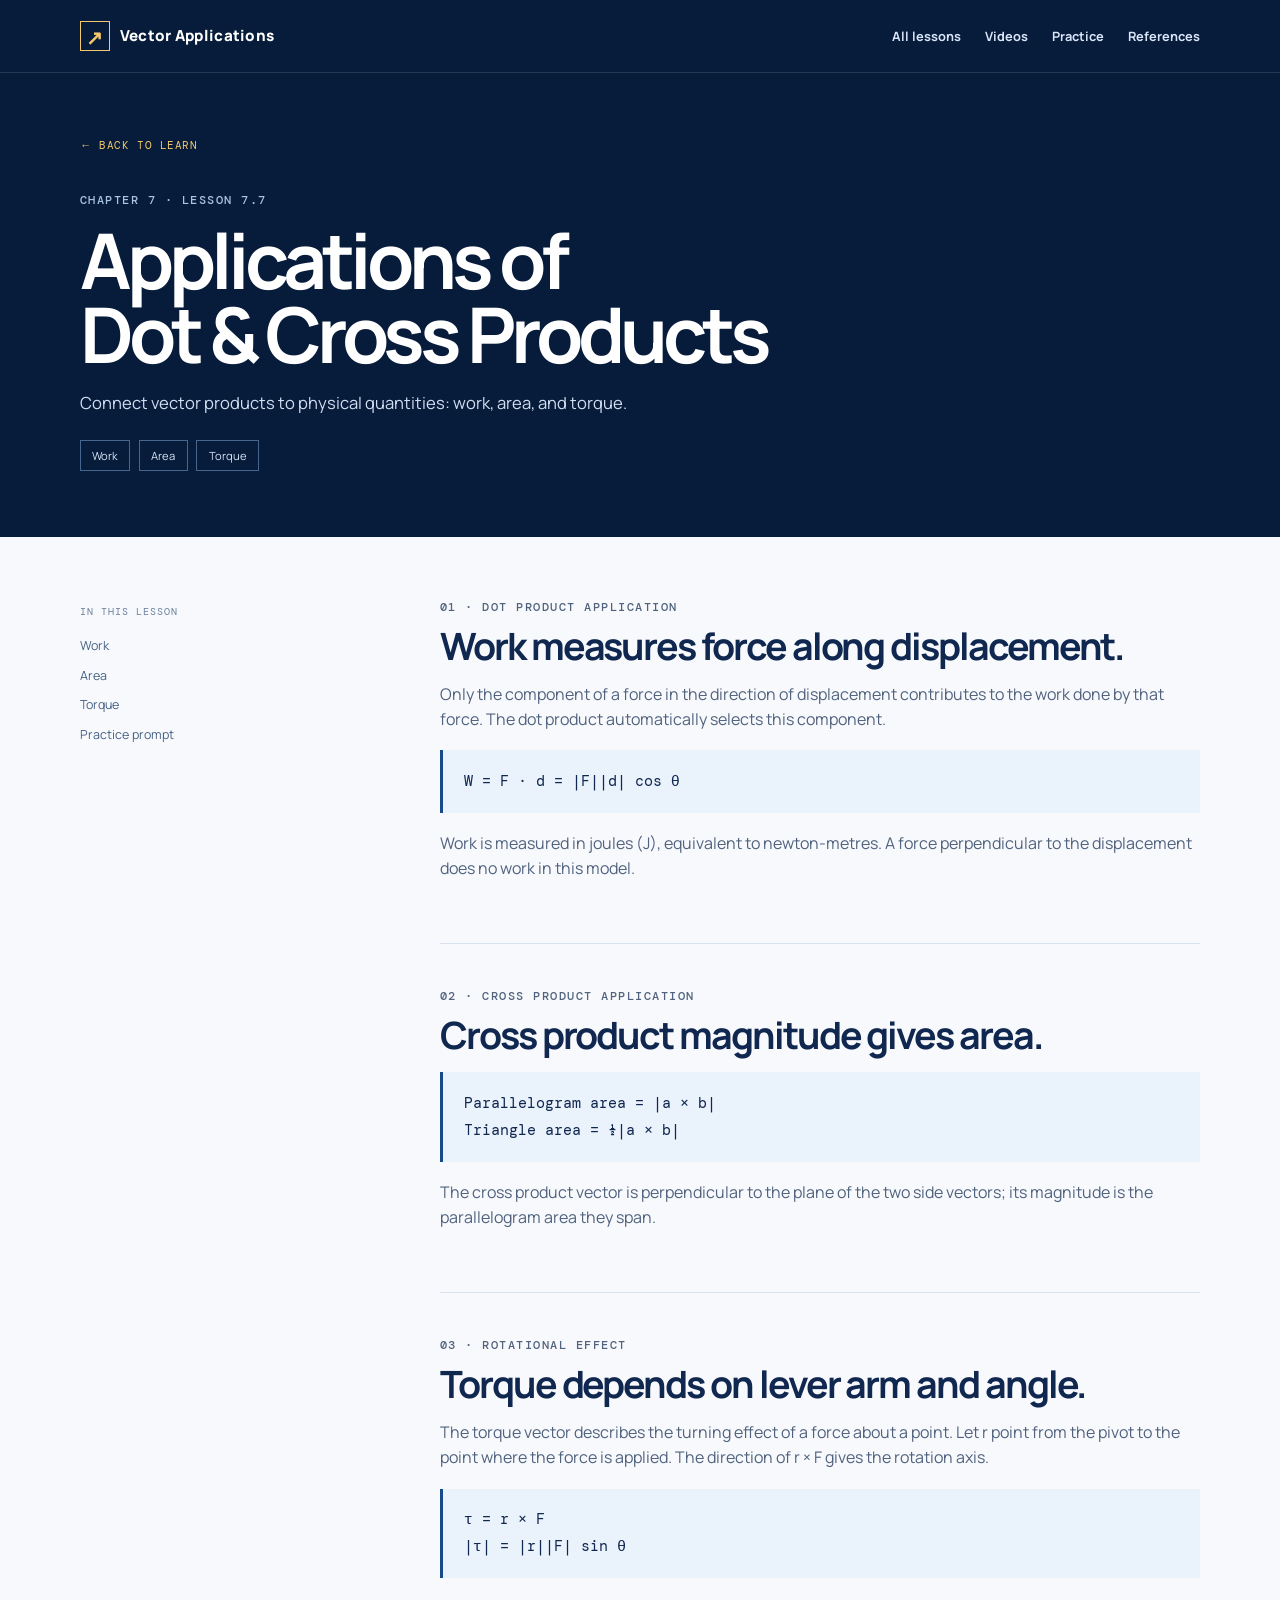
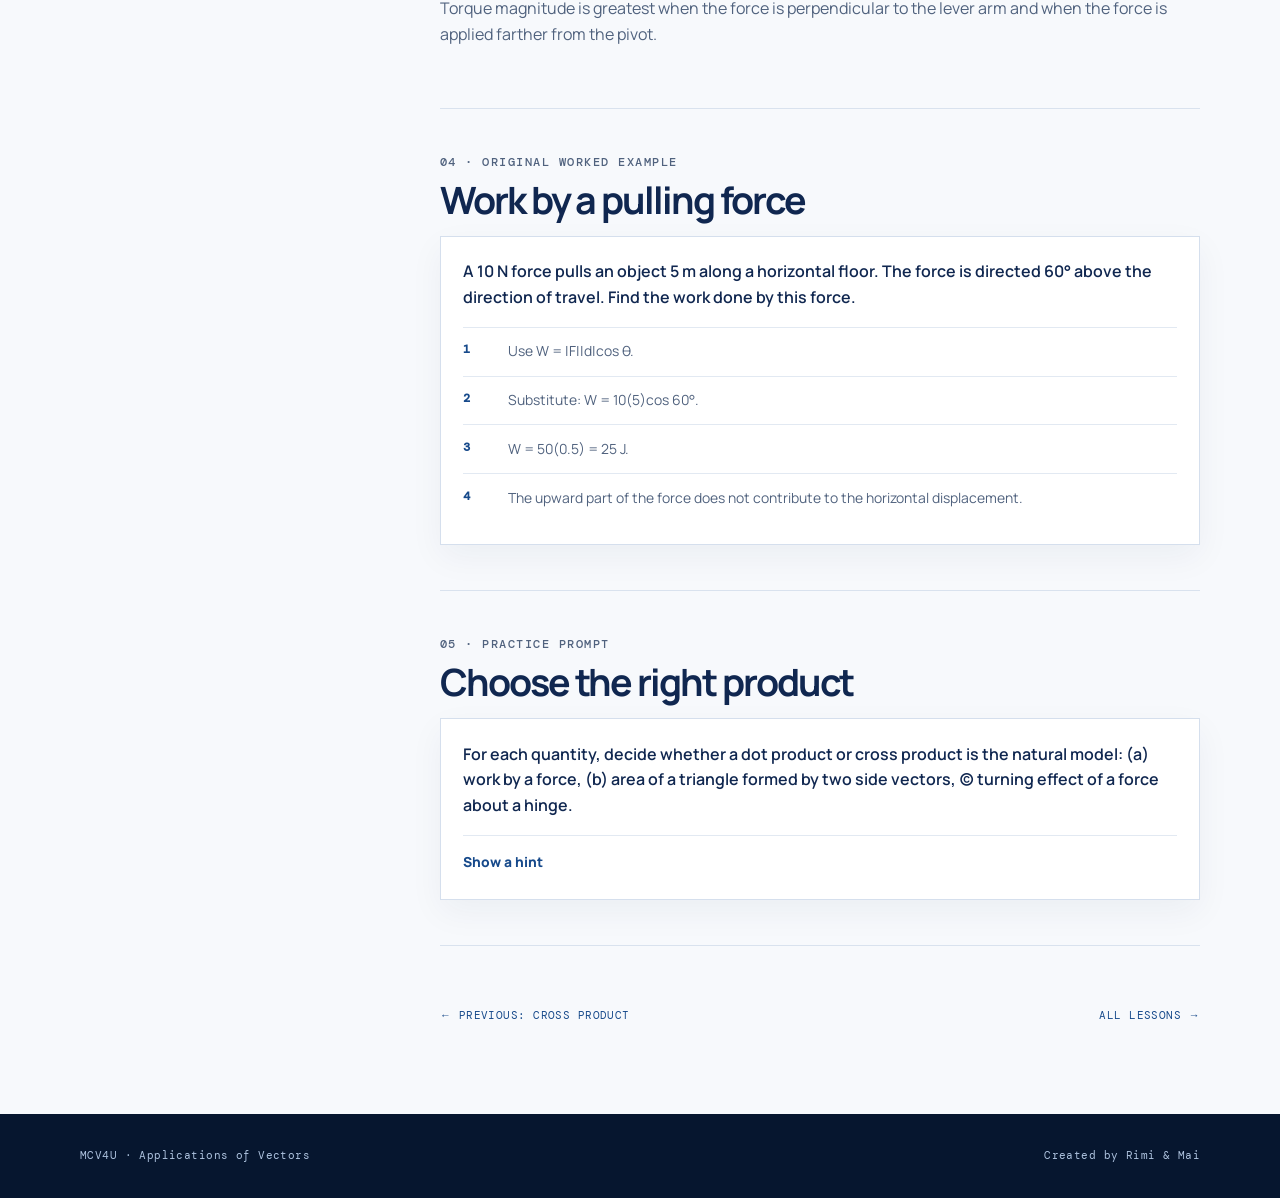
<file: lessons/lesson-7-7.html>
<!doctype html>
<html lang="en"><head><meta charset="UTF-8"/><meta name="viewport" content="width=device-width, initial-scale=1.0"/><meta name="description" content="MCV4U lesson 7.7: Applications of the dot and cross products."/><title>7.7 Applications | Vector Applications</title><link rel="preconnect" href="https://fonts.googleapis.com"/><link rel="preconnect" href="https://fonts.gstatic.com" crossorigin/><link href="https://fonts.googleapis.com/css2?family=DM+Mono:wght@400;500&family=Manrope:wght@400;500;600;700;800&display=swap" rel="stylesheet"/><link rel="stylesheet" href="../styles.css"/></head>
<body class="lesson-page"><header class="site-header"><div class="container header-inner"><a class="brand" href="../index.html#home"><span class="brand-mark">↗</span><span>Vector Applications</span></a><nav class="site-nav lesson-nav"><a href="../index.html#learn">All lessons</a><a href="../index.html#videos">Videos</a><a href="../index.html#practice">Practice</a><a href="../index.html#references">References</a></nav></div></header><main><section class="lesson-hero"><div class="container"><a class="back-link" href="../index.html#learn">← Back to Learn</a><p class="eyebrow">Chapter 7 · Lesson 7.7</p><h1>Applications of<br/>Dot &amp; Cross Products</h1><p>Connect vector products to physical quantities: work, area, and torque.</p><div class="lesson-chips"><span>Work</span><span>Area</span><span>Torque</span></div></div></section><section class="lesson-body"><div class="container lesson-layout"><aside class="lesson-sidebar"><p>IN THIS LESSON</p><a href="#work">Work</a><a href="#area">Area</a><a href="#torque">Torque</a><a href="#practice">Practice prompt</a></aside><div class="lesson-article"><section id="work"><p class="eyebrow">01 · Dot product application</p><h2>Work measures force along displacement.</h2><p>Only the component of a force in the direction of displacement contributes to the work done by that force. The dot product automatically selects this component.</p><div class="formula">W = F · d = |F||d| cos θ</div><p>Work is measured in joules (J), equivalent to newton-metres. A force perpendicular to the displacement does no work in this model.</p></section><section id="area"><p class="eyebrow">02 · Cross product application</p><h2>Cross product magnitude gives area.</h2><div class="formula">Parallelogram area = |a × b|<br/>Triangle area = ½|a × b|</div><p>The cross product vector is perpendicular to the plane of the two side vectors; its magnitude is the parallelogram area they span.</p></section><section id="torque"><p class="eyebrow">03 · Rotational effect</p><h2>Torque depends on lever arm and angle.</h2><p>The torque vector describes the turning effect of a force about a point. Let r point from the pivot to the point where the force is applied. The direction of r × F gives the rotation axis.</p><div class="formula">τ = r × F<br/>|τ| = |r||F| sin θ</div><p>Torque magnitude is greatest when the force is perpendicular to the lever arm and when the force is applied farther from the pivot.</p></section><section id="example"><p class="eyebrow">04 · Original worked example</p><h2>Work by a pulling force</h2><div class="example-card"><p>A 10 N force pulls an object 5 m along a horizontal floor. The force is directed 60° above the direction of travel. Find the work done by this force.</p><div class="solution-step"><b>1</b><span>Use W = |F||d|cos θ.</span></div><div class="solution-step"><b>2</b><span>Substitute: W = 10(5)cos 60°.</span></div><div class="solution-step"><b>3</b><span>W = 50(0.5) = 25 J.</span></div><div class="solution-step"><b>4</b><span>The upward part of the force does not contribute to the horizontal displacement.</span></div></div></section><section id="practice"><p class="eyebrow">05 · Practice prompt</p><h2>Choose the right product</h2><div class="prompt-card"><p>For each quantity, decide whether a dot product or cross product is the natural model: (a) work by a force, (b) area of a triangle formed by two side vectors, (c) turning effect of a force about a hinge.</p><details><summary>Show a hint</summary><p>Work uses the component along displacement. Area and torque depend on the perpendicular component.</p></details></div></section><div class="lesson-pagination"><a href="lesson-7-6.html">← Previous: Cross Product</a><a href="../index.html#learn">All lessons →</a></div></div></div></section></main><footer><div class="container footer-inner"><span>MCV4U · Applications of Vectors</span><span>Created by Rimi &amp; Mai</span></div></footer></body></html>
</file>
<file: styles.css>
:root { --navy:#071b3b; --ink:#102750; --blue:#174a8b; --sky:#dfeeff; --paper:#f7f9fc; --white:#fff; --gold:#f4c96b; --line:#cbd8ea; --muted:#50627e; }
* { box-sizing:border-box; } html { scroll-behavior:smooth; } body { margin:0; background:var(--paper); color:var(--ink); font-family:Manrope,Arial,sans-serif; line-height:1.6; } .container { width:min(1120px,calc(100% - 40px)); margin:auto; } .skip-link { position:absolute; left:-999px; } .skip-link:focus { left:1rem; top:1rem; z-index:10; background:white; padding:.5rem; }
.site-header { background:var(--navy); position:sticky; top:0; z-index:5; border-bottom:1px solid rgba(255,255,255,.12); } .header-inner { min-height:72px; display:flex; align-items:center; justify-content:space-between; gap:2rem; } .brand { color:white; text-decoration:none; font-size:.95rem; font-weight:800; letter-spacing:.02em; display:flex; align-items:center; gap:.6rem; } .brand-mark { display:grid; place-items:center; height:30px; width:30px; border:1px solid var(--gold); color:var(--gold); font-size:1.25rem; } .site-nav { display:flex; gap:1.5rem; } .site-nav a { color:#d9e5f8; text-decoration:none; font-size:.8rem; font-weight:700; } .site-nav a:hover { color:var(--gold); } .nav-toggle { display:none; }
.hero { color:white; background:var(--navy); padding:94px 0 110px; overflow:hidden; } .hero-grid { display:grid; grid-template-columns:1.05fr .95fr; gap:4rem; align-items:center; } .eyebrow { margin:0 0 .8rem; color:#5477a7; font-family:"DM Mono",monospace; font-size:.72rem; letter-spacing:.13em; font-weight:500; text-transform:uppercase; } .hero .eyebrow { color:#97b5dc; } h1,h2,h3,p { margin-top:0; } h1 { font-size:clamp(3.2rem,7vw,6.4rem); line-height:.96; letter-spacing:-.065em; margin-bottom:1.5rem; } h2 { font-size:clamp(2rem,4vw,3.5rem); letter-spacing:-.055em; line-height:1.06; margin-bottom:1rem; } h3 { font-size:1.12rem; line-height:1.25; letter-spacing:-.03em; } .hero-copy { max-width:500px; font-size:1.05rem; color:#cfddf0; } .hero-actions { display:flex; gap:.8rem; margin-top:2rem; flex-wrap:wrap; } .button { padding:.8rem 1.05rem; font-size:.8rem; font-weight:800; text-decoration:none; } .primary { color:var(--navy); background:var(--gold); } .primary span,.text-link span,.module-card a span { margin-left:.3rem; } .secondary { border:1px solid #59759c; color:white; } .vector-panel { min-height:340px; position:relative; overflow:hidden; border:1px solid #355880; background:linear-gradient(135deg,#0f3465,#09254c); } .grid-lines { position:absolute; inset:0; opacity:.23; background-image:linear-gradient(#8cb0dd 1px,transparent 1px),linear-gradient(90deg,#8cb0dd 1px,transparent 1px); background-size:36px 36px; } .axis { position:absolute; color:#a7c4ea; font-family:"DM Mono"; font-size:.7rem; } .axis-x { bottom:29px; right:16px; } .axis-y { top:15px; left:29px; } .vector-arrow { display:block; position:absolute; height:3px; transform-origin:left center; background:var(--gold); } .vector-arrow::after { content:""; position:absolute; right:-2px; top:-5px; border-left:12px solid var(--gold); border-top:6px solid transparent; border-bottom:6px solid transparent; } .arrow-one { width:218px; left:52px; bottom:53px; transform:rotate(-43deg); } .arrow-two { width:166px; left:52px; bottom:53px; transform:rotate(-13deg); background:#b9d5fa; } .arrow-two::after { border-left-color:#b9d5fa; } .vector-label { position:absolute; color:var(--gold); font-family:"DM Mono"; font-size:.9rem; } .label-one { left:194px; top:73px; } .label-two { right:89px; bottom:102px; color:#b9d5fa; } .panel-caption { position:absolute; bottom:18px; left:22px; margin:0; font-family:"DM Mono"; font-size:.63rem; color:#9eb9d9; letter-spacing:.1em; text-transform:uppercase; }
.section { padding:104px 0; } .overview { background:white; } .section-grid { display:grid; grid-template-columns:1fr 1fr; gap:7rem; } .body-copy { color:var(--muted); } .body-copy p { max-width:540px; } .placeholder-note { border-left:3px solid var(--gold); padding-left:1rem; font-size:.88rem; } .section-heading { display:flex; align-items:end; justify-content:space-between; gap:2rem; margin-bottom:2.6rem; } .section-heading > p { margin:0; max-width:370px; color:var(--muted); font-size:.9rem; }
.learn-section { background:#eaf2fc; } .module-grid { display:grid; grid-template-columns:repeat(4,1fr); border-top:1px solid var(--line); border-left:1px solid var(--line); } .module-card { min-height:245px; padding:1.35rem; background:#f9fbff; border-right:1px solid var(--line); border-bottom:1px solid var(--line); display:flex; flex-direction:column; } .module-card.featured { background:var(--ink); color:white; } .module-number { color:#5c7ca9; font-family:"DM Mono"; font-size:.72rem; } .featured .module-number { color:var(--gold); } .module-card p { color:var(--muted); font-size:.82rem; } .featured p { color:#c7d7ec; } .module-card a { margin-top:auto; color:var(--blue); text-decoration:none; text-transform:uppercase; font-family:"DM Mono"; font-size:.65rem; font-weight:500; letter-spacing:.06em; } .featured a { color:var(--gold); }
.lesson-template { padding:75px 0; color:white; background:var(--navy); } .lesson-template .eyebrow { color:#9cb8dc; } .template-grid { display:grid; grid-template-columns:1fr 1fr; gap:6rem; align-items:center; } .lesson-template .body-copy { color:#c8d8ec; } .lesson-steps { padding:0; margin:0; list-style:none; border-top:1px solid #385a82; } .lesson-steps li { display:flex; gap:1.25rem; padding:1rem 0; border-bottom:1px solid #385a82; font-weight:600; font-size:.9rem; } .lesson-steps span { color:var(--gold); font-family:"DM Mono"; font-size:.7rem; }
.video-grid { display:grid; grid-template-columns:1fr 1fr; gap:1.4rem; } .video-placeholder { min-height:280px; padding:1.6rem; display:flex; flex-direction:column; justify-content:end; color:white; background:linear-gradient(145deg,rgba(8,28,60,.65),rgba(8,28,60,.94)),linear-gradient(45deg,#1a579a,#0b2549); border:1px solid #2d5581; } .video-placeholder:nth-child(2) { background:linear-gradient(145deg,rgba(8,28,60,.65),rgba(8,28,60,.94)),linear-gradient(45deg,#276874,#102b59); } .video-placeholder .play { display:grid; place-items:center; height:42px; width:42px; margin-bottom:auto; background:var(--gold); color:var(--navy); border-radius:50%; font-size:.8rem; padding-left:2px; } .video-placeholder p { font-family:"DM Mono"; text-transform:uppercase; font-size:.65rem; color:#bbd0e9; letter-spacing:.09em; margin-bottom:.4rem; } .video-placeholder strong { font-size:1.35rem; letter-spacing:-.04em; line-height:1.2; } .video-placeholder span { margin-top:.7rem; color:#bbd0e9; font-size:.75rem; }
.split-section { background:#eaf2fc; } .split-grid { display:grid; grid-template-columns:1fr 1fr; gap:7rem; align-items:center; } .text-link { color:var(--blue); font-family:"DM Mono"; font-size:.7rem; letter-spacing:.07em; text-transform:uppercase; text-decoration:none; font-weight:500; } .checklist { background:white; padding:1.5rem; box-shadow:0 16px 40px rgba(15,43,81,.08); } .checklist > p { color:#577398; font-family:"DM Mono"; font-size:.67rem; text-transform:uppercase; letter-spacing:.1em; } .checklist div { padding:.75rem 0; border-top:1px solid var(--line); font-size:.9rem; font-weight:700; } .checklist span { display:inline-block; width:2.2rem; color:#6985aa; font-family:"DM Mono"; font-size:.65rem; }
.assessment-section { color:white; background:var(--ink); } .assessment-section .eyebrow { color:#a9c3e2; } .assessment-grid { display:grid; grid-template-columns:repeat(4,1fr); margin-top:2.5rem; } .assessment-grid article { min-height:235px; padding:1.4rem; border:1px solid #385a82; border-right:0; } .assessment-grid article:last-child { border-right:1px solid #385a82; } .assessment-grid span { color:var(--gold); font-family:"DM Mono"; font-size:.65rem; text-transform:uppercase; letter-spacing:.08em; } .assessment-grid h3 { margin-top:1rem; } .assessment-grid p { color:#c3d3e8; font-size:.82rem; } .assessment-grid .final-card { background:#143563; }
.references { background:white; } .references ul { padding-left:1.2rem; font-size:.88rem; } footer { background:#06162f; color:#adc2de; } .footer-inner { min-height:84px; display:flex; justify-content:space-between; align-items:center; gap:1rem; font-family:"DM Mono"; font-size:.66rem; letter-spacing:.04em; }
.lesson-intro { max-width:760px; color:#c8d8ec; margin:1.2rem 0 2rem; } .lesson-block { display:grid; grid-template-columns:minmax(190px,.7fr) 2fr; gap:2.5rem; padding:2rem 0; border-top:1px solid #385a82; scroll-margin-top:90px; } .lesson-title { display:flex; align-items:flex-start; gap:1rem; } .lesson-title > span { flex:none; color:var(--gold); font-family:"DM Mono"; font-size:.75rem; padding-top:.2rem; } .lesson-title h3 { font-size:1.35rem; } .lesson-content { color:#d3dfef; font-size:.9rem; } .lesson-content p { margin-bottom:1rem; } .lesson-content strong { color:#fff; } .formula { margin:1.1rem 0; padding:1rem 1.15rem; background:#102d55; border-left:3px solid var(--gold); color:#fff; font-family:"DM Mono",monospace; font-size:.88rem; line-height:1.8; overflow-wrap:anywhere; } .worked { padding-left:1rem; border-left:1px solid #54749c; } .lesson-prompt { color:#a9c3e2; font-size:.82rem; }
.site-nav a,.button,.module-card,.module-card a,.text-link,.lesson-sidebar a,.lesson-pagination a,.back-link,.prompt-card summary,.nav-toggle { transition:color .2s ease,background-color .2s ease,border-color .2s ease,box-shadow .2s ease,transform .2s ease; } .site-nav a:hover { color:var(--gold); text-decoration:underline; text-underline-offset:5px; } .button:hover { transform:translateY(-2px); } .primary:hover { background:#fff0c2; } .secondary:hover { background:var(--gold); border-color:var(--gold); color:var(--navy); } .module-card { position:relative; cursor:pointer; transition:background-color .22s ease,color .22s ease,box-shadow .22s ease,transform .22s ease; } .module-card a::after { content:""; position:absolute; inset:0; } .module-card:not(.featured):hover,.module-card:not(.featured):focus-within { background:var(--ink); color:white; box-shadow:inset 0 0 0 1px #496b98; } .module-card.featured:hover,.module-card.featured:focus-within { background:#174a8b; } .module-card:not(.featured):hover .module-number,.module-card:not(.featured):focus-within .module-number { color:var(--gold); } .module-card:not(.featured):hover p,.module-card:not(.featured):focus-within p { color:#d3dfef; } .module-card:not(.featured):hover a,.module-card:not(.featured):focus-within a,.module-card.featured:hover a,.module-card.featured:focus-within a { color:var(--gold); } .module-card:hover a span,.module-card:focus-within a span { display:inline-block; transform:translateX(4px); } .text-link:hover,.lesson-pagination a:hover,.lesson-sidebar a:hover { color:#0a2f65; text-decoration:underline; text-underline-offset:4px; } .back-link:hover { color:#fff0c2; } .prompt-card summary:hover { color:#0a2f65; } .nav-toggle:hover { color:var(--gold); } a:focus-visible,button:focus-visible,summary:focus-visible { outline:3px solid var(--gold); outline-offset:4px; border-radius:2px; } .module-card:has(a:focus-visible) { outline:3px solid var(--gold); outline-offset:2px; }
@media (prefers-reduced-motion: reduce) { *,*::before,*::after { scroll-behavior:auto !important; transition-duration:.01ms !important; animation-duration:.01ms !important; } }
.lesson-page { background:#f7f9fc; } .lesson-hero { padding:58px 0 66px; color:white; background:var(--navy); } .lesson-hero .eyebrow { margin-top:2.2rem; color:#a9c3e2; } .lesson-hero h1 { max-width:850px; margin-bottom:1.2rem; font-size:clamp(2.8rem,6vw,5.2rem); } .lesson-hero p:not(.eyebrow) { max-width:680px; color:#d0def0; font-size:1.04rem; } .back-link { color:var(--gold); text-decoration:none; font-family:"DM Mono"; font-size:.7rem; letter-spacing:.05em; text-transform:uppercase; } .lesson-chips { display:flex; flex-wrap:wrap; gap:.55rem; margin-top:1.5rem; } .lesson-chips span { padding:.35rem .7rem; border:1px solid #45668f; color:#d5e3f5; font-size:.7rem; } .lesson-body { padding:62px 0 90px; } .lesson-layout { display:grid; grid-template-columns:190px minmax(0,760px); justify-content:space-between; gap:4rem; } .lesson-sidebar { align-self:start; position:sticky; top:100px; display:flex; flex-direction:column; gap:.6rem; padding-top:.3rem; } .lesson-sidebar p { margin:0 0 .4rem; color:#6a7f9e; font-family:"DM Mono"; font-size:.62rem; letter-spacing:.1em; } .lesson-sidebar a { color:#476184; text-decoration:none; font-size:.78rem; } .lesson-sidebar a:hover { color:var(--blue); text-decoration:underline; } .lesson-article { min-width:0; } .lesson-article section { padding:0 0 2.8rem; margin-bottom:2.8rem; border-bottom:1px solid #d9e2ee; scroll-margin-top:100px; } .lesson-article .eyebrow { margin-bottom:.5rem; } .lesson-article h2 { margin-bottom:1rem; color:var(--ink); font-size:clamp(1.7rem,3vw,2.35rem); } .lesson-article p { color:#50627e; } .lesson-article strong { color:var(--ink); } .lesson-article .formula { padding:1.1rem 1.3rem; background:#eaf2fc; border-left-color:#174a8b; color:#102750; font-size:.95rem; } .numbered-steps { padding-left:1.3rem; color:#50627e; } .numbered-steps li { padding:.35rem 0 .35rem .3rem; } .example-card,.prompt-card { padding:1.4rem; background:white; border:1px solid #d5dfed; box-shadow:0 12px 32px rgba(16,39,80,.05); } .example-card > p,.prompt-card > p { color:var(--ink); font-weight:600; } .solution-step { display:grid; grid-template-columns:32px 1fr; gap:.8rem; padding:.8rem 0; border-top:1px solid #e2e9f2; color:#50627e; font-size:.87rem; } .solution-step b { color:#174a8b; font-family:"DM Mono"; font-size:.75rem; } .prompt-card details { margin-top:1rem; padding-top:.8rem; border-top:1px solid #e2e9f2; color:#50627e; font-size:.86rem; } .prompt-card summary { color:#174a8b; font-weight:800; cursor:pointer; } .prompt-card details p { margin:.8rem 0 0; } .concept-grid { display:grid; grid-template-columns:repeat(3,1fr); gap:.8rem; margin:1.3rem 0; } .concept-grid > div { padding:1rem; background:#eaf2fc; } .concept-grid strong { font-size:.86rem; } .concept-grid p { margin:.35rem 0 0; font-size:.8rem; } .check-list { padding-left:1.2rem; color:#50627e; } .check-list li { margin:.7rem 0; } .lesson-pagination { display:flex; justify-content:space-between; gap:1rem; padding-top:1rem; } .lesson-pagination a { color:#174a8b; text-decoration:none; font-family:"DM Mono"; font-size:.68rem; text-transform:uppercase; letter-spacing:.04em; }
@media (max-width:850px) { .hero-grid,.section-grid,.template-grid,.split-grid { grid-template-columns:1fr; gap:2.3rem; } .module-grid { grid-template-columns:repeat(2,1fr); } .assessment-grid { grid-template-columns:repeat(2,1fr); } .assessment-grid article:nth-child(2),.assessment-grid article:last-child { border-right:1px solid #385a82; } .section { padding:76px 0; } .lesson-layout { grid-template-columns:1fr; gap:2rem; } .lesson-sidebar { position:static; flex-direction:row; flex-wrap:wrap; align-items:center; gap:.65rem 1rem; padding:0 0 1rem; border-bottom:1px solid #d9e2ee; } .lesson-sidebar p { width:100%; } }
@media (max-width:620px) { .site-nav { display:none; position:absolute; top:72px; left:0; right:0; padding:1.2rem 20px; background:var(--navy); flex-direction:column; border-top:1px solid #385a82; } .site-nav.open { display:flex; } .nav-toggle { display:block; background:transparent; color:white; border:0; font:700 .75rem Manrope,sans-serif; text-transform:uppercase; letter-spacing:.07em; } .hero { padding:65px 0 75px; } .vector-panel { min-height:270px; } .section-heading { align-items:start; flex-direction:column; gap:.5rem; } .module-grid,.video-grid,.assessment-grid { grid-template-columns:1fr; } .module-card { min-height:205px; } .assessment-grid article { border-right:1px solid #385a82; } .footer-inner { padding:1.2rem 0; align-items:start; flex-direction:column; } .lesson-block { grid-template-columns:1fr; gap:.4rem; padding:1.5rem 0; } .lesson-title { gap:.75rem; } .formula { font-size:.78rem; padding:.85rem; } .lesson-hero { padding:42px 0 48px; } .lesson-hero .eyebrow { margin-top:1.6rem; } .lesson-body { padding:38px 0 60px; } .concept-grid { grid-template-columns:1fr; } .lesson-pagination { flex-direction:column; } .lesson-nav { display:flex; position:static; padding:0; flex-direction:row; gap:.6rem; background:transparent; border:0; } .lesson-nav a { font-size:.65rem; } }
details summary { cursor:pointer; display:inline-block; padding:.2rem 0; } details summary:hover { color:#174a8b; text-decoration:underline; text-underline-offset:3px; }
.video-placeholder,.assessment-grid article,.checklist a { transition:background-color .22s ease,color .22s ease,border-color .22s ease,box-shadow .22s ease,transform .22s ease; } .video-placeholder:hover { border-color:var(--gold); background-color:#174a8b; box-shadow:0 14px 34px rgba(7,27,59,.2); transform:translateY(-3px); } .video-placeholder:hover .play { background:#fff0c2; transform:scale(1.08); } .checklist a { display:block; padding:.75rem 0; border-top:1px solid var(--line); color:var(--ink); font-size:.9rem; font-weight:700; text-decoration:none; } .checklist a span { display:inline-block; width:2.2rem; color:#6985aa; font-family:"DM Mono"; font-size:.65rem; } .checklist a:hover { padding-left:.5rem; background:#eaf2fc; color:#174a8b; } .assessment-grid article:hover { background:#174a8b; border-color:#7293bd; box-shadow:inset 0 0 0 1px var(--gold); transform:translateY(-3px); } .assessment-grid article:hover h3 { color:#fff0c2; } .assessment-grid article a { display:inline-block; margin-top:.5rem; color:var(--gold); text-decoration:none; font-family:"DM Mono"; font-size:.65rem; letter-spacing:.04em; } .assessment-grid article a:hover { color:#fff0c2; text-decoration:underline; }

.video-card { gap:.35rem; } .video-card .video-player { display:block; width:100%; aspect-ratio:16/9; border:0; margin:0 0 1rem; background:#061a36; } .video-card span { line-height:1.55; } .video-pending { cursor:default; }
</file>
